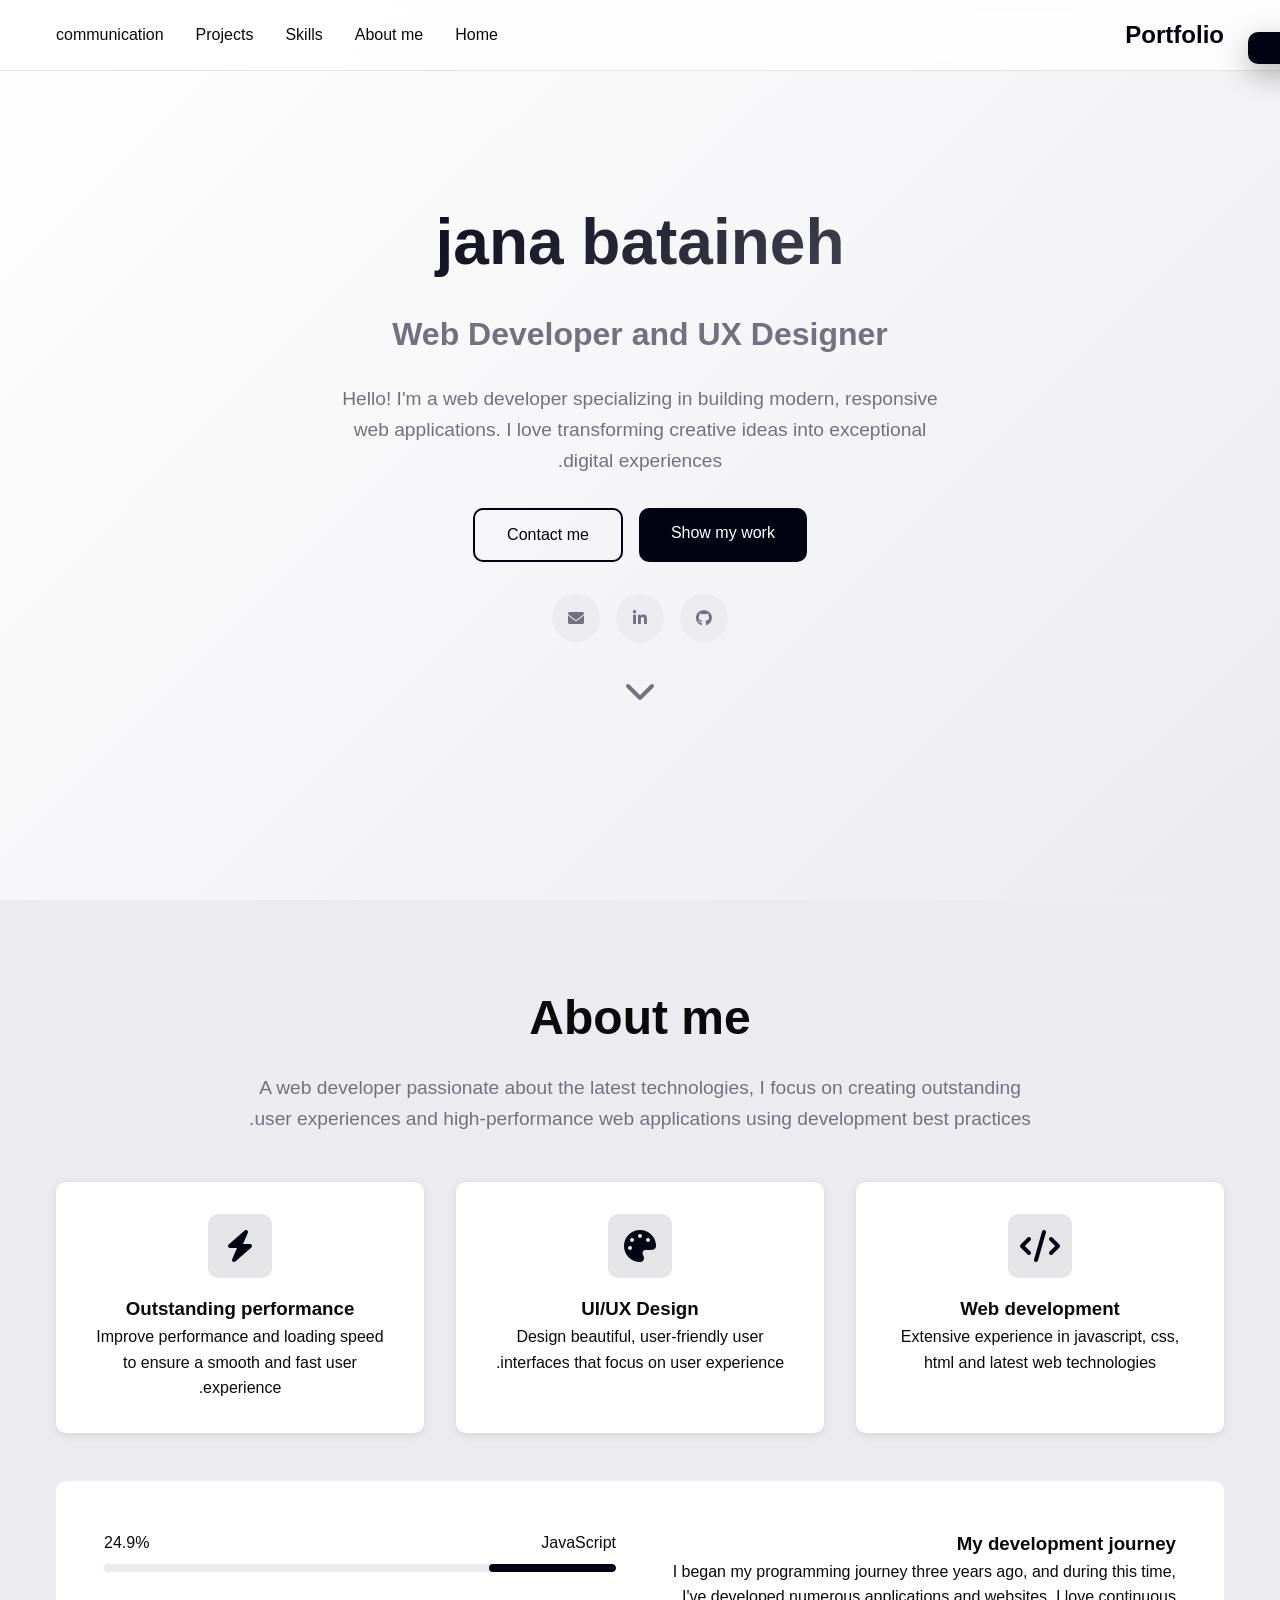
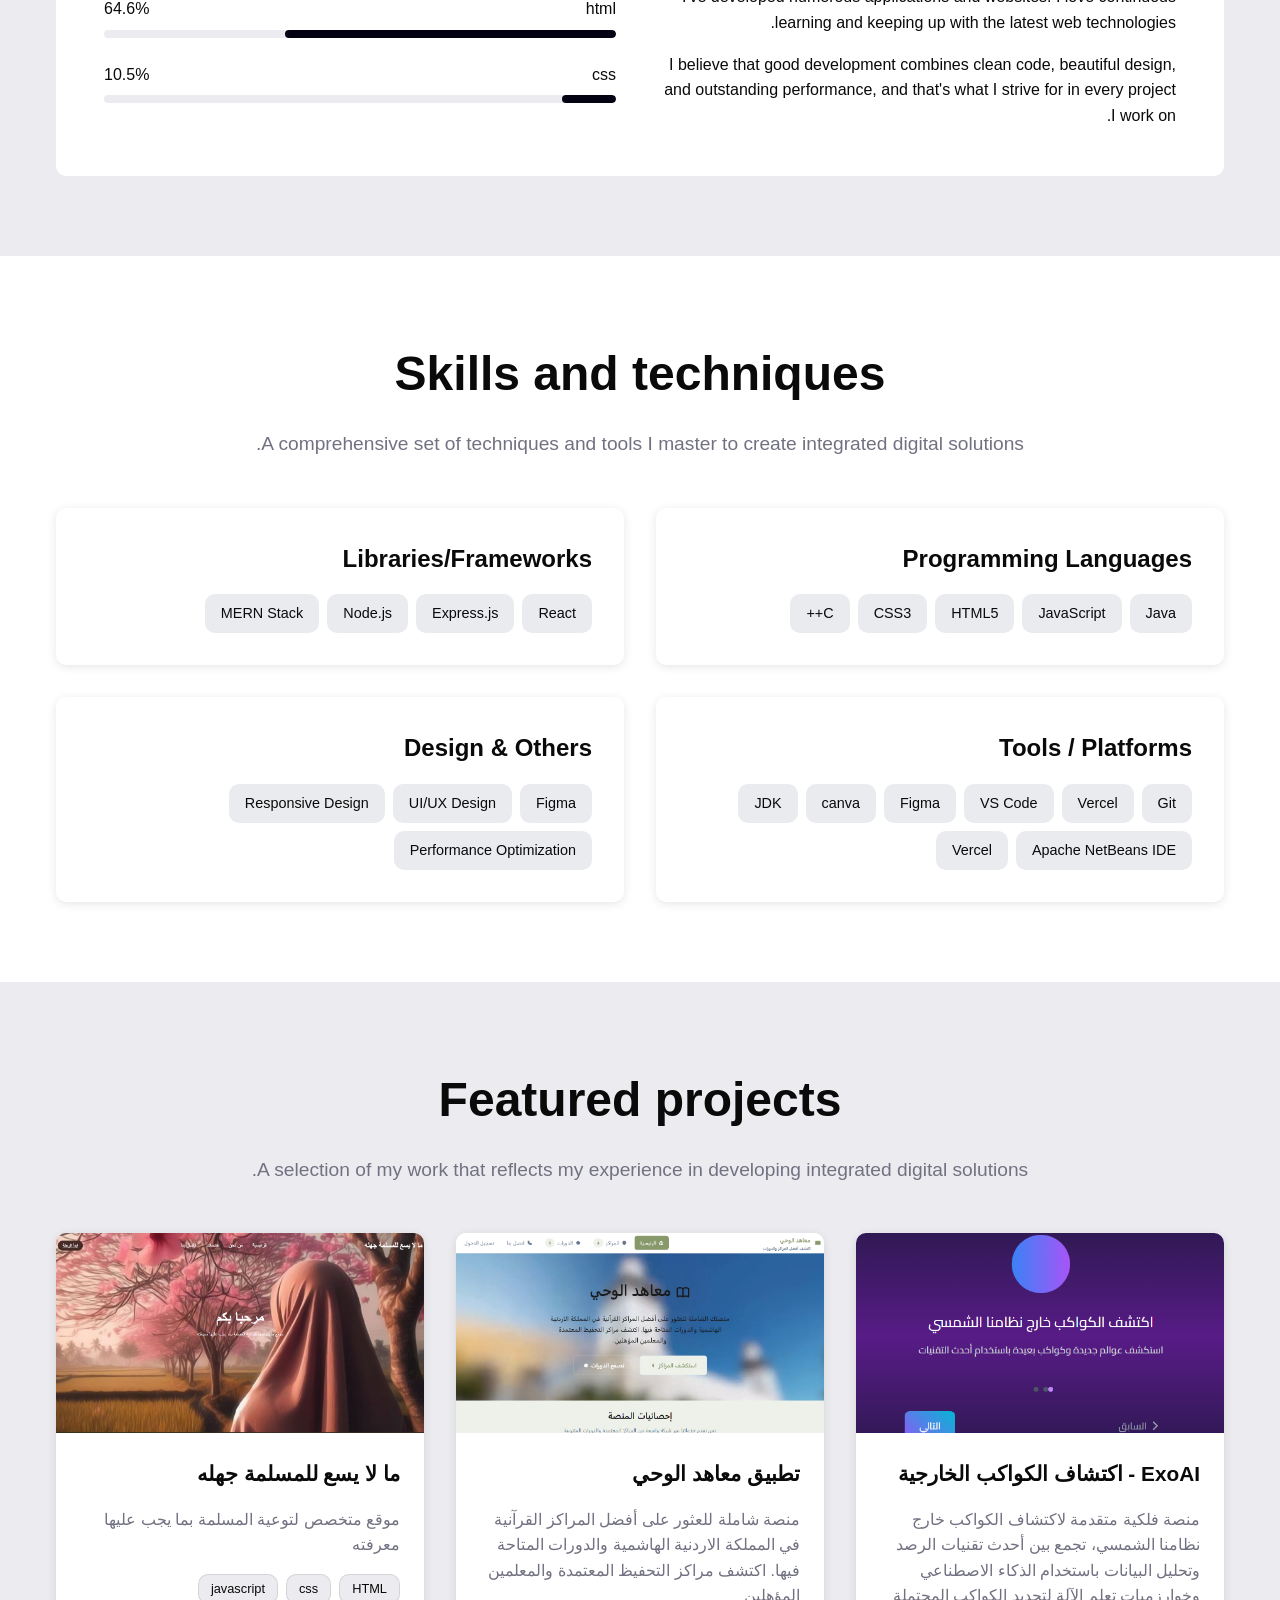
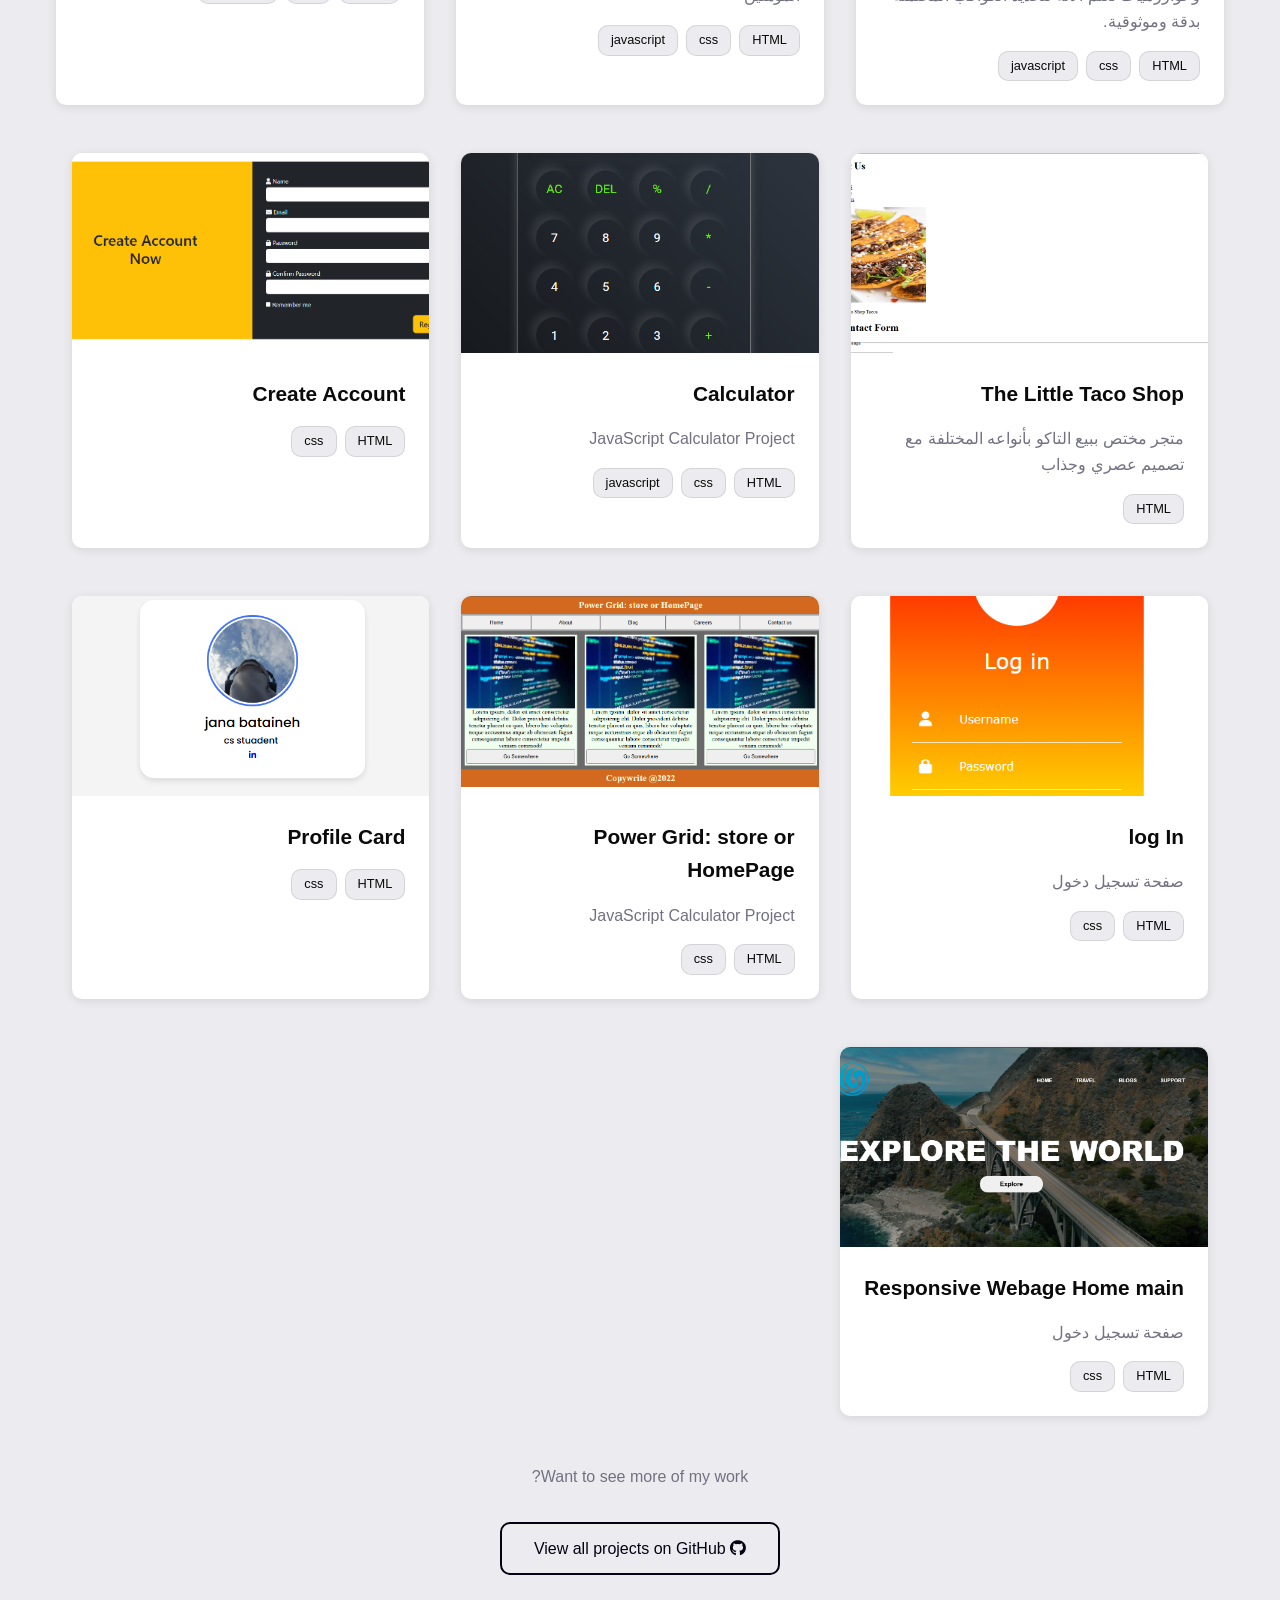
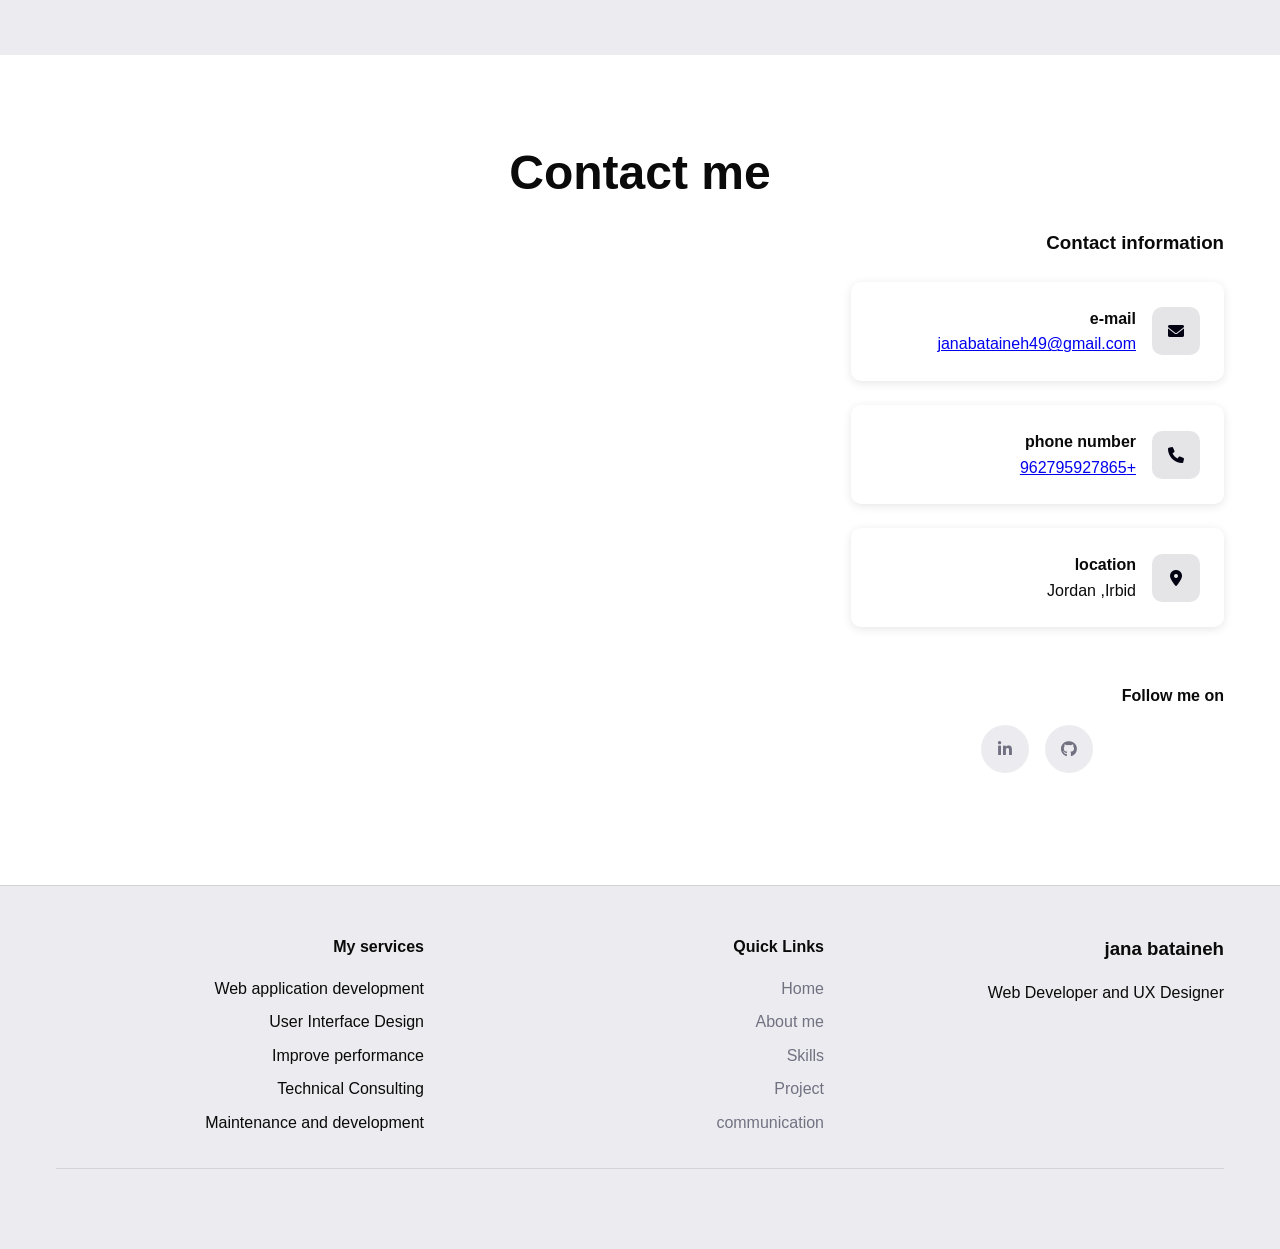
<file: portfolio/index.html>
<!DOCTYPE html>
<html lang="ar" dir="ltr">
<head>
    <meta charset="UTF-8">
    <meta name="viewport" content="width=device-width, initial-scale=1.0">
    <title>jana bataineh web developer</title>
    <link href="https://cdnjs.cloudflare.com/ajax/libs/font-awesome/6.0.0/css/all.min.css" rel="stylesheet">
    <link rel="stylesheet" href="style.css">
</head>
<body>
    <!-- Header -->
    <header class="header">
        <div class="container">
            <nav class="nav-container">
                <div class="logo">Portfolio</div>
                <ul class="nav-menu">
                    <li><a href="#home">Home</a></li>
                    <li><a href="#about">About me </a></li>
                    <li><a href="#skills">Skills</a></li>
                    <li><a href="#projects">Projects</a></li>
                    <li><a href="#contact">communication</a></li>
                </ul>
                <button class="mobile-menu-btn" onclick="toggleMobileMenu()">
                    <i class="fas fa-bars"></i>
                </button>
            </nav>
            <div class="mobile-menu" id="mobileMenu">
                <a href="#home" onclick="closeMobileMenu()">Home</a>
                <a href="#about" onclick="closeMobileMenu()">About me</a>
                <a href="#skills" onclick="closeMobileMenu()">Skills</a>
                <a href="#projects" onclick="closeMobileMenu()">Projects</a>
                <a href="#contact" onclick="closeMobileMenu()">communication</a>
            </div>
        </div>
    </header>

    <!-- Hero Section -->
    <section id="home" class="hero">
        <div class="container">
            <div class="hero-content">
                <h1>jana bataineh</h1>
                <h2>Web Developer and UX Designer</h2>
                <p>
                    Hello! I'm a web developer specializing in building modern, responsive web applications. I love transforming creative ideas into exceptional digital experiences.
                </p>
                <div class="hero-buttons">
                    <a href="#projects" class="btn btn-primary">Show my work</a>
                    <a href="#contact" class="btn btn-outline">Contact me</a>
                </div>
                <div class="social-links">
                    <a href="https://github.com/JanaBataineh" target="_blank" rel="noopener noreferrer">
                        <i class="fab fa-github"></i>
                    </a>
                    <a href="https://www.linkedin.com/in/jana-bataineh-46517a27a/" target="_blank" rel="noopener noreferrer">
                        <i class="fab fa-linkedin-in"></i>
                    </a>
                    <a href="janabataineh49@gmail.com">
                        <i class="fas fa-envelope"></i>
                    </a>
                </div>
                <div class="scroll-indicator" onclick="scrollToSection('about')">
                    <i class="fas fa-chevron-down" style="font-size: 2rem;"></i>
                </div>
            </div>
        </div>
    </section>

    <!-- About Section -->
    <section id="about" class="section section-bg">
        <div class="container">
            <h2 class="section-title">About me</h2>
            <p class="section-subtitle">
            A web developer passionate about the latest technologies, 
            I focus on creating outstanding user experiences and high-performance
             web applications using development best practices.  
            </p>
            
            <div class="about-cards">
                <div class="card">
                    <div class="card-icon">
                        <i class="fas fa-code"></i>
                    </div>
                    <h3>Web development </h3>
                    <p>Extensive experience in javascript, css, html and latest web technologies </p>
                </div>
                <div class="card">
                    <div class="card-icon">
                        <i class="fas fa-palette"></i>
                    </div>
                    <h3>UI/UX Design</h3>
                    <p>  Design beautiful, user-friendly user interfaces that focus on user experience.</p>
                </div>
                <div class="card">
                    <div class="card-icon">
                        <i class="fas fa-bolt"></i>
                    </div>
                    <h3> Outstanding performance</h3>
                    <p> Improve performance and loading speed to ensure a smooth and fast user experience.</p>
                </div>
            </div>

            <div class="about-content">
                <div>
                    <h3> My development journey</h3>
                    <p style="margin-bottom: 1rem;">
                        I began my programming journey three years ago, and during this time, I've developed numerous applications and websites. I love continuous learning and keeping up with the latest web technologies.
                    </p>
                    <p>
I believe that good development combines clean code, beautiful design, and outstanding performance, and that's what I strive for in every project I work on.                    </p>
                </div>
                <div>
                    <div class="skill-item">
                        <div class="skill-header">
                            <span>JavaScript</span>
                            <span>24.9%</span>
                        </div>
                        <div class="skill-bar">
                            <div class="skill-progress" style="width: 24.9%"></div>
                        </div>
                    </div>
                    <div class="skill-item">
                        <div class="skill-header">
                            <span>html</span>
                            <span>64.6%</span>
                        </div>
                        <div class="skill-bar">
                            <div class="skill-progress" style="width: 64.6%"></div>
                        </div>
                    </div>
                  
                    <div class="skill-item">
                        <div class="skill-header">
                            <span>css</span>
                            <span>10.5%</span>
                        </div>
                        <div class="skill-bar">
                            <div class="skill-progress" style="width: 10.5%"></div>
                        </div>
                    </div>
                </div>
            </div>
        </div>
    </section>

    <!-- Skills Section -->
    <section id="skills" class="section">
        <div class="container">
            <h2 class="section-title">Skills and techniques </h2>
            <p class="section-subtitle">
A comprehensive set of techniques and tools I master to create integrated digital solutions.            </p>
            
            <div class="skills-grid">
                <div class="skill-category">
                    <h3>Programming Languages</h3>
                    <div class="skills-tags">
                        <span class="skill-tag">Java</span>
                        <span class="skill-tag">JavaScript</span>
                        <span class="skill-tag">HTML5</span>
                        <span class="skill-tag">CSS3</span>
                        <span class="skill-tag">C++</span>
                    </div>
                </div>
                <div class="skill-category">
                    <h3>Libraries/Frameworks</h3>
                    <div class="skills-tags">
                        <span class="skill-tag">React</span>
                        <span class="skill-tag">Express.js</span>
                        <span class="skill-tag">Node.js</span>
                        <span class="skill-tag">MERN Stack</span>
                    </div>
                </div>
                <div class="skill-category">
                    <h3>Tools / Platforms</h3>
                    <div class="skills-tags">
                        <span class="skill-tag">Git</span>
                        <span class="skill-tag">Vercel</span>
                        <span class="skill-tag">VS Code</span>
                        <span class="skill-tag">Figma</span>
                        <span class="skill-tag">canva</span>
                        <span class="skill-tag">JDK</span>
                        <span class="skill-tag">Apache NetBeans IDE </span>
                        <span class="skill-tag">Vercel </span>
                    </div>
                </div>
                <div class="skill-category">
                    <h3>Design & Others</h3>
                    <div class="skills-tags">
                        <span class="skill-tag">Figma</span>
                        <span class="skill-tag">UI/UX Design</span>
                        <span class="skill-tag">Responsive Design</span>
                        <span class="skill-tag">Performance Optimization</span>
                    </div>
                </div>
            </div>
        </div>
    </section>

    <!-- Projects Section -->
    <section id="projects" class="section section-bg">
        <div class="container">
            <h2 class="section-title">Featured projects </h2>
            <p class="section-subtitle">
A selection of my work that reflects my experience in developing integrated digital solutions.            </p>
            
            <div class="projects-grid">
                <div class="project-card">
                    <div class="project-image" style="background-image: url('nasaPproject.png')">
                        <div class="project-overlay">
                            <a href="nasa/indexNasa.html" target="_blank" class="btn btn-primary">
                                <i class="fas fa-external-link-alt"></i> عرض المشروع
                            </a>
                            <a href="https://github.com/JanaBataineh/NASA.io" target="_blank" class="btn btn-outline">
                                <i class="fab fa-github"></i> الكود
                            </a>
                        </div>
                    </div>
                    <div class="project-content">
                        <h3 class="project-title">ExoAI - اكتشاف الكواكب الخارجية  </h3>
                        <p class="project-description">
                          منصة فلكية متقدمة لاكتشاف الكواكب خارج نظامنا الشمسي، تجمع بين أحدث تقنيات الرصد وتحليل البيانات باستخدام الذكاء الاصطناعي وخوارزميات تعلم الآلة لتحديد الكواكب المحتملة بدقة وموثوقية.
                        </p>
                        <div class="project-tags">
                            <span class="project-tag">HTML</span>
                            <span class="project-tag">css</span>
                            <span class="project-tag">javascript</span>
                        </div>
                    </div>
                </div>

                <div class="project-card">
                    <div class="project-image" style="background-image: url('QuranicCenter.png')">
                        <div class="project-overlay">
                            <a href="Quranic Center/front -end/index.html" target="_blank" class="btn btn-primary">
                                <i class="fas fa-external-link-alt"></i> عرض المشروع
                            </a>
                            <a href="https://github.com/JanaBataineh/Quranic-Center.io" target="_blank" class="btn btn-outline">
                                <i class="fab fa-github"></i> الكود
                            </a>
                        </div>
                    </div>
                    <div class="project-content">
                        <h3 class="project-title">تطبيق معاهد الوحي</h3>
                        <p class="project-description">
منصة شاملة للعثور على أفضل المراكز القرآنية في المملكة الاردنية الهاشمية 
والدورات المتاحة فيها. اكتشف مراكز التحفيظ المعتمدة والمعلمين المؤهلين       
                 </p>
                        <div class="project-tags">
                              <span class="project-tag">HTML</span>
                            <span class="project-tag">css</span>
                            <span class="project-tag">javascript</span>
                        </div>
                    </div>
                </div>

                <div class="project-card">
                    <div class="project-image" style="background-image: url('Muslim.png')">
                        <div class="project-overlay">
                            <a href="Muslim/indexMuslim.html" target="_blank" class="btn btn-primary">
                                <i class="fas fa-external-link-alt"></i> عرض المشروع
                            </a>
                            <a href="https://github.com/JanaBataineh/Muslim.io" target="_blank" class="btn btn-outline">
                                <i class="fab fa-github"></i> الكود
                            </a>
                        </div>
                    </div>
                    <div class="project-content">
                        <h3 class="project-title"> ما لا يسع للمسلمة جهله</h3>
                        <p class="project-description">
موقع متخصص لتوعية المسلمة بما يجب عليها معرفته

                        </p>
                        <div class="project-tags">
                             <span class="project-tag">HTML</span>
                            <span class="project-tag">css</span>
                            <span class="project-tag">javascript</span>
                        </div>
                    </div>
                </div>
            </div>
                 <div class="container">
            <div class="projects-grid">
                <div class="project-card">
                    <div class="project-image" style="background-image: url('The Little Taco Shop.png')">
                        <div class="project-overlay">
                            <a href="The Little Taco Shop/index.html" target="_blank" class="btn btn-primary">
                                <i class="fas fa-external-link-alt"></i> عرض المشروع
                            </a>
                            <a href="https://github.com/JanaBataineh/html-project.io/tree/main/project%201" target="_blank" class="btn btn-outline">
                                <i class="fab fa-github"></i> الكود
                            </a>
                        </div>
                    </div>
                    <div class="project-content">
                        <h3 class="project-title">The Little Taco Shop </h3>
                        <p class="project-description">
متجر مختص ببيع التاكو بأنواعه المختلفة مع تصميم عصري وجذاب
                        </p>
                        <div class="project-tags">
                            <span class="project-tag">HTML</span>
                   
                        </div>
                    </div>
                </div>

                <div class="project-card">
                    <div class="project-image" style="background-image: url('Calculator.png')">
                        <div class="project-overlay">
                            <a href="Calculator/indexCalculator.HTML" target="_blank" class="btn btn-primary">
                                <i class="fas fa-external-link-alt"></i> عرض المشروع
                            </a>
                            <a href="https://github.com/JanaBataineh/js.io/tree/main/Calculator" target="_blank" class="btn btn-outline">
                                <i class="fab fa-github"></i> الكود
                            </a>
                        </div>
                    </div>
                    <div class="project-content">
                        <h3 class="project-title"> Calculator </h3>
                        <p class="project-description">
JavaScript Calculator Project                 </p>
                        <div class="project-tags">
                              <span class="project-tag">HTML</span>
                            <span class="project-tag">css</span>
                            <span class="project-tag">javascript</span>
                        </div>
                    </div>
                </div>

                <div class="project-card">
                    <div class="project-image" style="background-image: url('Registration.png')">
                        <div class="project-overlay">
                            <a href="Registration/Registration.html" target="_blank" class="btn btn-primary">
                                <i class="fas fa-external-link-alt"></i> عرض المشروع
                            </a>
                            <a href="https://github.com/JanaBataineh/CSSproject.io-/tree/main/Create%20Account" target="_blank" class="btn btn-outline">
                                <i class="fab fa-github"></i> الكود
                            </a>
                        </div>
                    </div>
                    <div class="project-content">
                        <h3 class="project-title"> Create Account  </h3>
                     
                        <div class="project-tags">
                             <span class="project-tag">HTML</span>
                            <span class="project-tag">css</span>
                        </div>
                    </div>
                </div>
            </div>
<div class="projects-grid">
                <div class="project-card">
                    <div class="project-image" style="background-image: url('logIn.png')">
                        <div class="project-overlay">
                            <a href="log In/index (1).html" target="_blank" class="btn btn-primary">
                                <i class="fas fa-external-link-alt"></i> عرض المشروع
                            </a>
                            <a href="https://github.com/JanaBataineh/CSSproject.io-/tree/main/login%20page" target="_blank" class="btn btn-outline">
                                <i class="fab fa-github"></i> الكود
                            </a>
                        </div>
                    </div>
                    <div class="project-content">
                        <h3 class="project-title">log In </h3>
                        <p class="project-description">
صفحة تسجيل دخول     
                   </p>
                        <div class="project-tags">
                            <span class="project-tag">HTML</span>
                                               <span class="project-tag">css</span>

                        </div>
                    </div>
                </div>

                <div class="project-card">
                    <div class="project-image" style="background-image: url('Power\ Grid\ store\ or\ HomePage.png')">
                        <div class="project-overlay">
                            <a href="Power Grid store or HomePage/index (1).html" target="_blank" class="btn btn-primary">
                                <i class="fas fa-external-link-alt"></i> عرض المشروع
                            </a>
                            <a href="https://github.com/JanaBataineh/CSSproject.io-/tree/main/New%20folder" target="_blank" class="btn btn-outline">
                                <i class="fab fa-github"></i> الكود
                            </a>
                        </div>
                    </div>
                    <div class="project-content">
                        <h3 class="project-title"> Power Grid: store or HomePage</h3>
                        <p class="project-description">
JavaScript Calculator Project                 </p>
                        <div class="project-tags">
                              <span class="project-tag">HTML</span>
                            <span class="project-tag">css</span>
                        </div>
                    </div>
                </div>

                <div class="project-card">
                    <div class="project-image" style="background-image: url('Profile\ Card.png')">
                        <div class="project-overlay">
                            <a href="Profile Card/Profile Card.HTML" target="_blank" class="btn btn-primary">
                                <i class="fas fa-external-link-alt"></i> عرض المشروع
                            </a>
                            <a href="https://github.com/JanaBataineh/CSSproject.io-/tree/main/Profile%20Card" target="_blank" class="btn btn-outline">
                                <i class="fab fa-github"></i> الكود
                            </a>
                        </div>
                    </div>
                    <div class="project-content">
                        <h3 class="project-title"> Profile Card  </h3>
                     
                        <div class="project-tags">
                             <span class="project-tag">HTML</span>
                            <span class="project-tag">css</span>
                        </div>
                    </div>
                </div>
            </div>
<div class="projects-grid" style="width:fit-content;">
                <div class="project-card" >
                    <div class="project-image" style="background-image: url('Responsive\ Webage\ Home\ main.png')">
                        <div class="project-overlay">
                            <a href="Responsive Webage Home main/index.html" target="_blank" class="btn btn-primary">
                                <i class="fas fa-external-link-alt"></i> عرض المشروع
                            </a>
                            <a href="https://github.com/JanaBataineh/CSSproject.io-/tree/main/Responsive%20Webage%20Home%20main" target="_blank" class="btn btn-outline">
                                <i class="fab fa-github"></i> الكود
                            </a>
                        </div>
                    </div>
                    <div class="project-content">
                        <h3 class="project-title"> Responsive Webage Home main </h3>
                        <p class="project-description">
صفحة تسجيل دخول     
                   </p>
                        <div class="project-tags">
                            <span class="project-tag">HTML</span>
                                               <span class="project-tag">css</span>

                        </div>
                    </div>
                </div>

                
             
            </div>
            <div style="text-align: center; margin-top: 3rem;">
                <p style="margin-bottom: 2rem; color: var(--muted-foreground);">
                    Want to see more of my work?
                </p>
                <a href="https://github.com/JanaBataineh" target="_blank" class="btn btn-outline">
                    <i class="fab fa-github"></i> 
View all projects on GitHub                </a>
            </div>
        </div>
        
    </section>

    <!-- Contact Section -->
    <section id="contact" class="section">
        <div class="container">
            <h2 class="section-title">Contact me</h2>
        
            
            <div class="contact-container">
                <div class="contact-info">
                    <h3>Contact information </h3>
                    
                    <div class="contact-item">
                        <div class="contact-icon">
                            <i class="fas fa-envelope"></i>
                        </div>
                        <div>
                            <h4>e-mail</h4>
                            <a href="mailto:janabataineh49@gmail.com">janabataineh49@gmail.com</a>
                        </div>
                    </div>

                    <div class="contact-item">
                        <div class="contact-icon">
                            <i class="fas fa-phone"></i>
                        </div>
                        <div>
                            <h4>phone number </h4>
                            <a href="tel:+966501234567">+962795927865</a>
                        </div>
                    </div>

                    <div class="contact-item">
                        <div class="contact-icon">
                            <i class="fas fa-map-marker-alt"></i>
                        </div>
                        <div>
                            <h4>location</h4>
                            <span> Jordan ,Irbid</span>
                        </div>
                    </div>

                    <div style="margin-top: 2rem;">
                        <h4 style="margin-bottom: 1rem;">Follow me on </h4>
                        <div class="social-links">
                            <a href="https://github.com/JanaBataineh" target="_blank">
                                <i class="fab fa-github"></i>
                            </a>
                            <a href="https://www.linkedin.com/in/jana-bataineh-46517a27a/" target="_blank">
                                <i class="fab fa-linkedin-in"></i>
                            </a>
                        </div>
                    </div>
                </div>

            
            </div>
        </div>
    </section>

    <!-- Footer -->
    <footer class="footer">
        <div class="container">
            <div class="footer-content">
                <div class="footer-section">
                    <h3> jana bataineh</h3>
                    <p>
Web Developer and UX Designer                    </p>
                </div>
                
                <div class="footer-section">
                    <h4>Quick Links </h4>
                    <div class="footer-links">
                        <a href="#home">Home</a>
                        <a href="#about">About me</a>
                        <a href="#skills">Skills</a>
                        <a href="#projects">Project</a>
                        <a href="#contact">communication</a>
                    </div>
                </div>
                
                <div class="footer-section">
                    <h4>My services</h4>
                    <div class="footer-links">
                        <span>Web application development  </span>
                        <span> User Interface Design </span>
                        <span>Improve performance </span>
                        <span>Technical Consulting </span>
                        <span>Maintenance and development </span>
                    </div>
                </div>
            </div>
            
            <div class="footer-bottom">
               
            </div>
        </div>
    </footer>

    <!-- Toast Notification -->
    <div id="toast" class="toast"></div>

    <script src="script.js">
    
    </script>
</body>
</html>
</file>
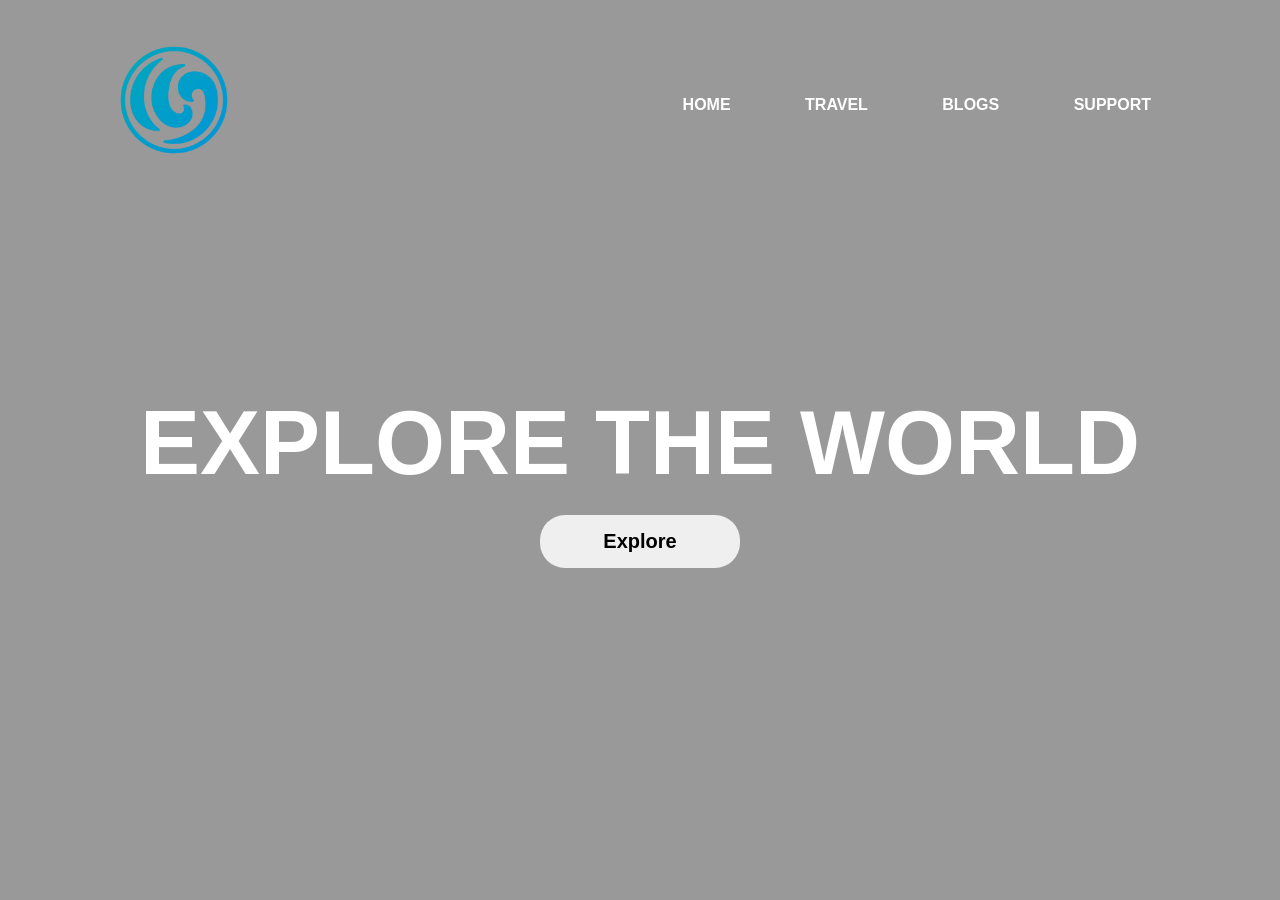
<file: portfolio/Responsive Webage Home main/index.html>
<!DOCTYPE html>
<html>
    <head>
        <meta charset="UTF-8">
        <meta name="viewport" content="width=device-width, initial-scale=1.0">
        <title>Design Your Website With Background Video</title>
        <link rel="stylesheet" href="style.css">
    </head>
    <body>
        <div class="banner">
            <video autoplay loop muted plays-inline>
                <source src="video1.mp4" type="video/mp4">
            </video>
            <div class="navbar">
                <img class="logo" src="Illustration-of-logo-design-template-on-transparent-background-PNG.png">
                <ul>
                    <li><a href="#">Home</a></li>
                    <li><a href="#">Travel</a></li>
                    <li><a href="#">Blogs</a></li>
                    <li><a href="#">Support</a></li>
                </ul>
            </div>
            <div class="content">
                <h1>EXPLORE THE WORLD</h1>
                <div>
                    <button type="button">Explore</button>
                </div>
            </div>
        </div>
    </body>
</html>
</file>
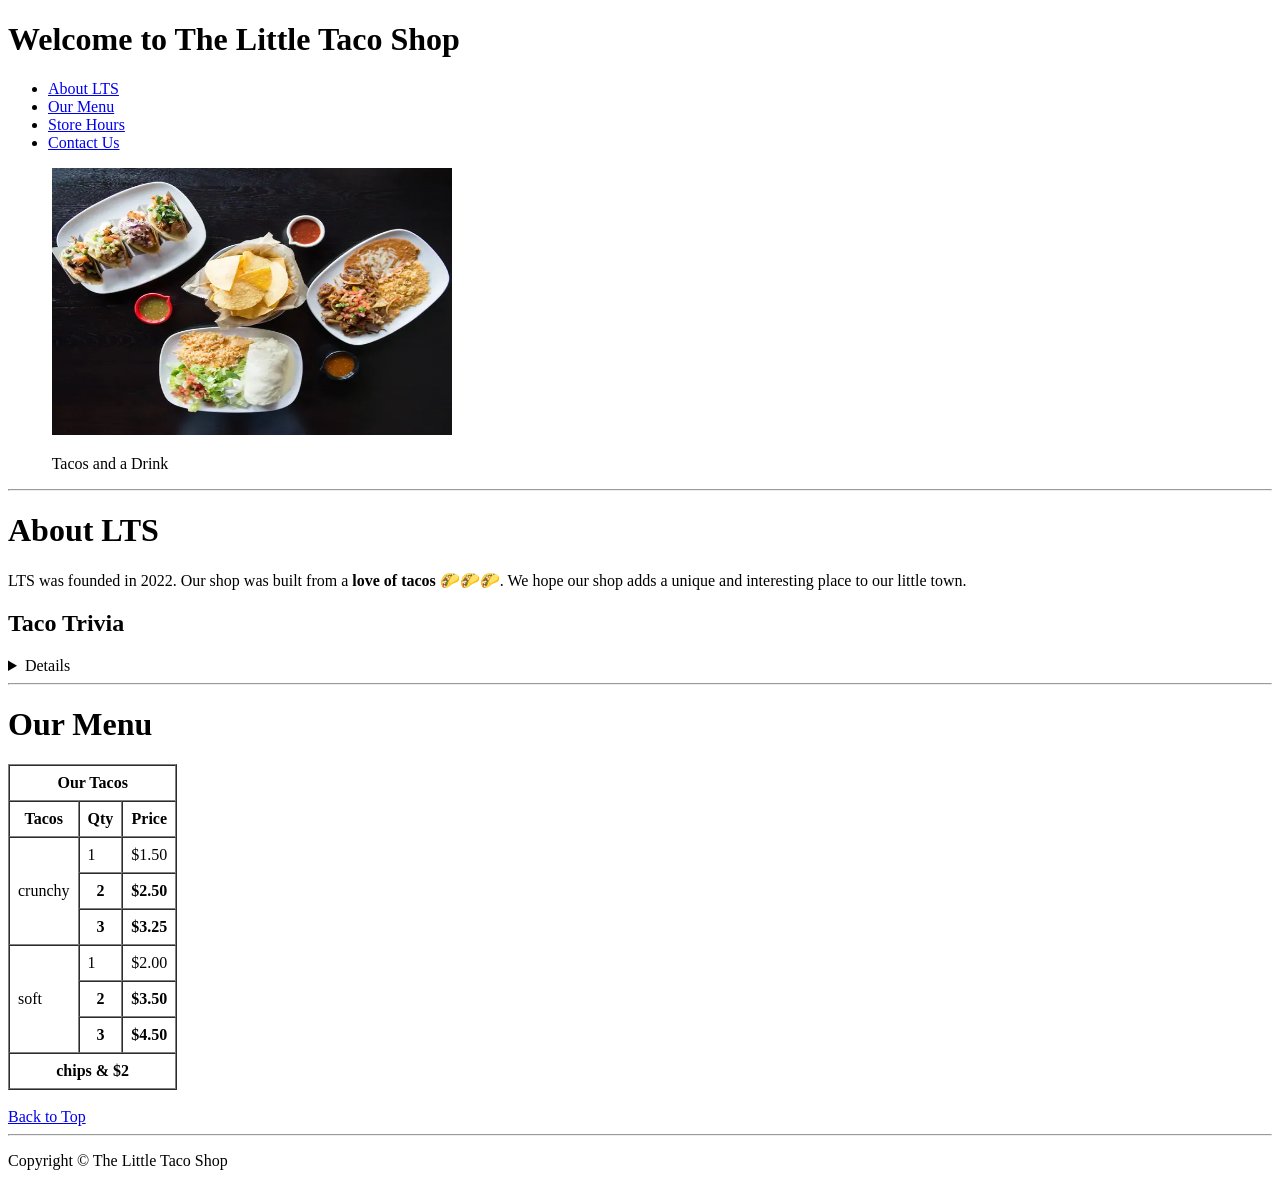
<file: portfolio/The Little Taco Shop/index.html>
<!DOCTYPE html>
<html lang="en">
<head>
    <meta charset="UTF-8">
    <meta name="author" content="Dave Gray">
    <meta name="description" content="The official website for The little Taco Shop">
    <title>The Little Taco Shop</title>
    <link rel="icon" href="favicon.ico" type="image/x-icon">
    <link rel="OurMenu" href="OurMenu.html">
    <link rel="OurMenu" href="contactUs.HTML">

</head>
<body>
    <header>
        <h1 id="Top">Welcome to The Little Taco Shop</h1>
        <ul>
            <li><a href="#AboutLTS">About LTS</a></li>          
            <li><a href="#Our Menu">Our Menu</a></li>
            <li><a href="OurMenu.html#storeHour">Store Hours</a></li>
            <li><a href="contactUs.HTML">Contact Us</a></li>
        </ul>
        <div>&nbsp;&nbsp;&nbsp;&nbsp; &nbsp;&nbsp;&nbsp;&nbsp;&nbsp;
            <img src="p1.webp" alt="Tacos and a Drink" title="We love tacos!" width="400" height="267">
            <div class="small-br"></div>
            <p>&nbsp;&nbsp;&nbsp;&nbsp;&nbsp;&nbsp;&nbsp;&nbsp;&nbsp;&nbsp; Tacos and a Drink</p>
        </div>   
        <hr>
    </header>
    <h1 id="AboutLTS">About LTS</h1>
    <p>LTS was founded in 2022. Our shop was built from a <strong>love of tacos</strong> 🌮🌮🌮. We hope our shop adds a unique and interesting place to our little town.</p>
    <h2>Taco Trivia</h2>
    <details>when did tacos first appear in the United States?</details>
    <hr>
    <h1 id="Our Menu">Our Menu</h1>
    <table border="1" cellpadding="8" cellspacing="0">
        <tr>
            <th colspan="3" id="OurMenu">Our Tacos</th>
        </tr>
        <tr>
            <th>Tacos</th>
            <th>Qty</th>
            <th>Price</th>
        </tr>
        <tr>
            <td rowspan="3">crunchy</td>
            <td>1</td>
            <td>$1.50</td>
        </tr>
        <tr>
            <th>2</th>
            <th>$2.50</th>
        </tr>
        <tr>
            <th>3</th>
            <th>$3.25</th>
        </tr>
        <tr>
            <td rowspan="3">soft</td>
            <td>1</td>
            <td>$2.00</td>
        </tr>
        <tr>
            <th>2</th>
            <th>$3.50</th>
        </tr>
        <tr>
            <th>3</th>
            <th>$4.50</th>
        </tr>
            <th colspan="3">chips & $2</th>
    </table>
    <br>
    <a href="#Top">Back to Top</a>
    <hr>
    <footer>
        <p>Copyright &copy; The Little Taco Shop</p>
    </footer>
      
</body>
</html>
</file>
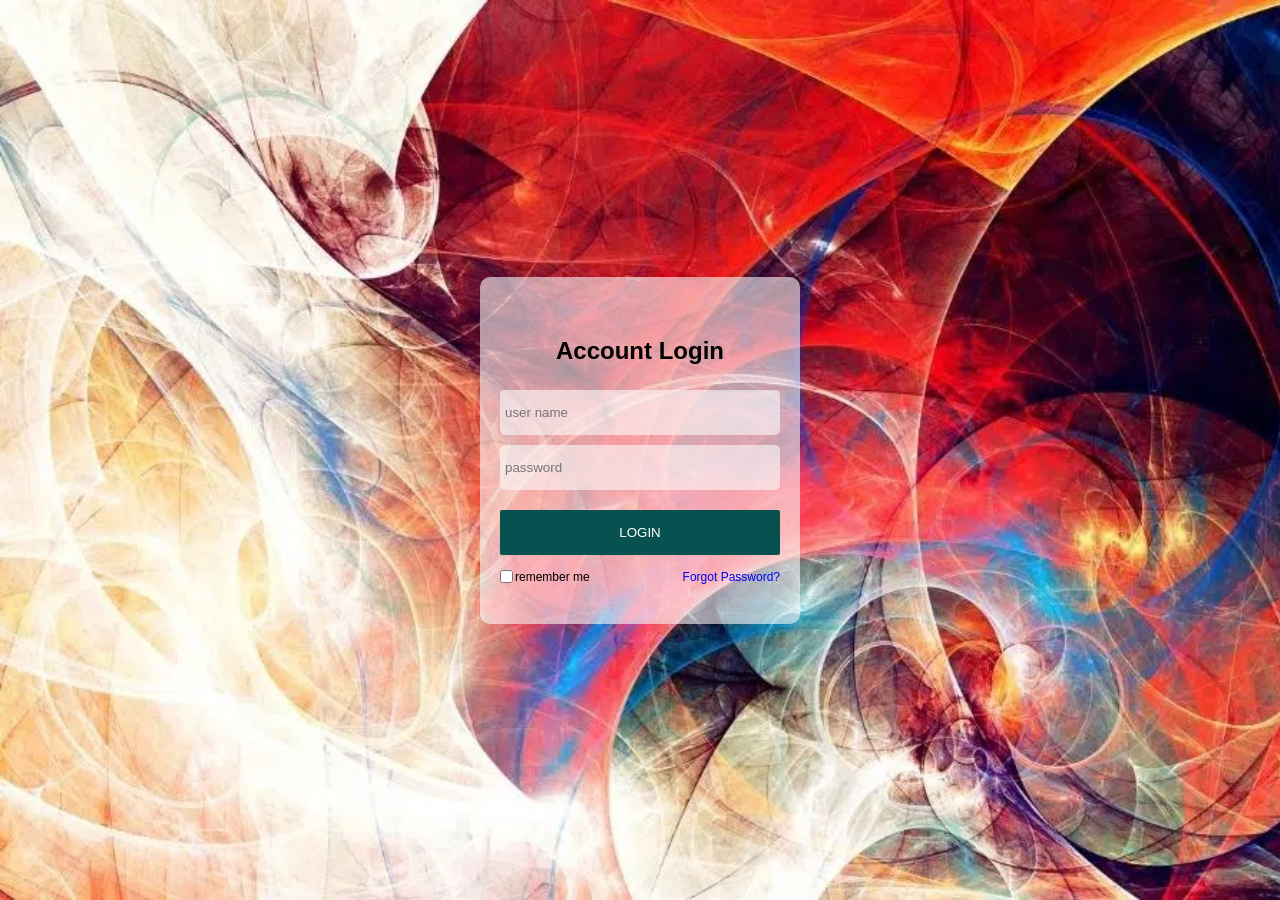
<file: portfolio/Account Login/index (1).html>
<!DOCTYPE html>
<html lang="en">

<head>
    <meta charset="UTF-8">
    <meta name="viewport" content="width=device-width, initial-scale=1.0">
    <title>Document</title>
    <style>
        * {
            margin: 0;
            padding: 0;
            box-sizing: border-box;
            font-family: Verdana, Geneva, Tahoma, sans-serif
        }

        .main {
            background-image: url(background.jpg);
            background-size: cover;
            width: 100vw;
            height: 100vh;
            display: flex;
            justify-content: center;
            align-items: center;
        }

        .login-form {

            background-color: rgba(252, 251, 251, 0.6);
            border-radius: 10px;
            display: flex;
            flex-direction: column;
            padding: 40px 20px;
            width: 320px;

        }

        .login-form h2 {
            text-align: center;
            padding: 20px 0;
        }

        .login-form input[type="text"] {

            padding: 15px 5px;
            margin: 5px 0;
            border-radius: 5px;
            background-color: rgba(252, 251, 251, 0.6);
            border: none;
           
        }
        .btn{
        display: flex;
        flex-direction: column;
        margin: 15px 0; 
        }
        .btn input{
         padding: 15px 0;
         background-color: rgb(7, 82, 80);
         color: white;
         border: none;
         border-radius: 2px;

        }
        .footer{
            display: flex;
            justify-content: space-between;
            font-size: 12px;
        }
        .footer a{
            text-decoration: none;
        }
        .footer .check{
            display: flex;
            align-items: center;
          
        }
        .check label{
            margin-left: 2px;
        }
    </style>
</head>

<body>
    <div class="main">
        <form class="login-form">
            <h2>Account Login</h2>
            <input type="text" placeholder="user name">
            <input type="text" placeholder="password">
           <div class="btn">
                        <input type="submit" value="LOGIN">
           </div>
    
         

            <div class="footer">
                <div class="check">
                    <input type="checkbox">
                    <label> remember me</label>
                </div>
                <a href="#">Forgot Password?</a>

            </div>
        </form>
    </div>
</body>

</html>
</file>
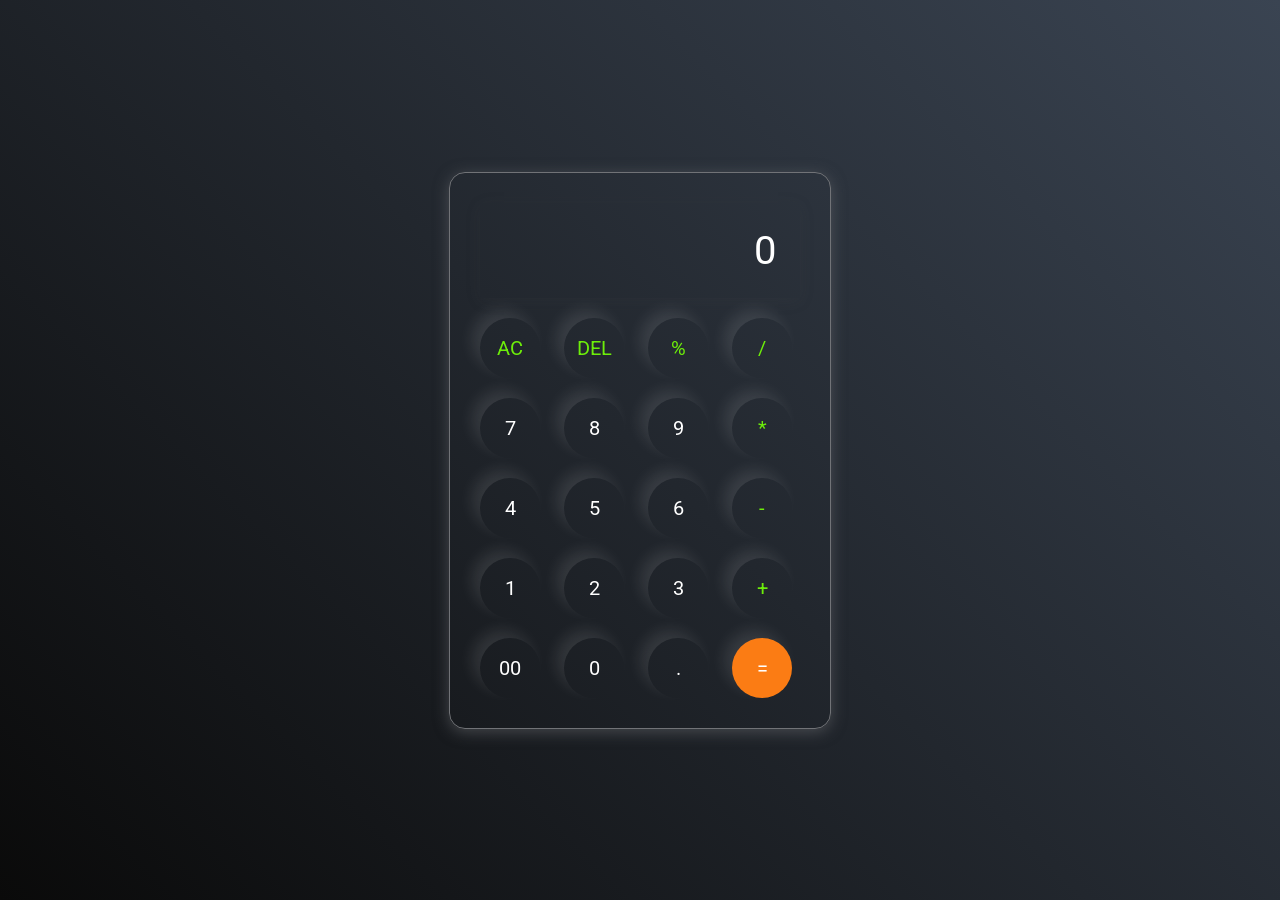
<file: portfolio/Calculator/indexCalculator.HTML>
<!DOCTYPE html>
<html lang="en">
<head>
    <meta charset="UTF-8">
    <meta http-equiv="X-UA-Compatible" content="IE=edge">
    <meta name="viewport" content="width=device-width, initial-scale=1.0">
    <link rel="stylesheet" href="styleCalculator.css">
    <title>Calculator - By Code Traversal </title>
</head>
<body>
    <div class="Calculator">
        <input type="text" placeholder="0" id="inputBox">
    
        <div>
            <button class="operator">AC</button>
            <button class="operator">DEL</button>
            <button class="operator">%</button>
            <button class="operator">/</button>
        </div>
        <div>
            <button>7</button>
            <button>8</button>
            <button>9</button>
            <button class="operator">*</button>
        </div>
        <div>
            <button>4</button>
            <button>5</button>
            <button>6</button>
            <button class="operator">-</button>
        </div>
        <div>
            <button>1</button>
            <button>2</button>
            <button>3</button>
            <button class="operator">+</button>
        </div>
        <div>
            <button>00</button>
            <button>0</button>
            <button>.</button>
            <button class="equalBtn">=</button>
        </div>
        </div>
        <script src="scriptCalculator.js"></script>
</body>
</html>
</file>
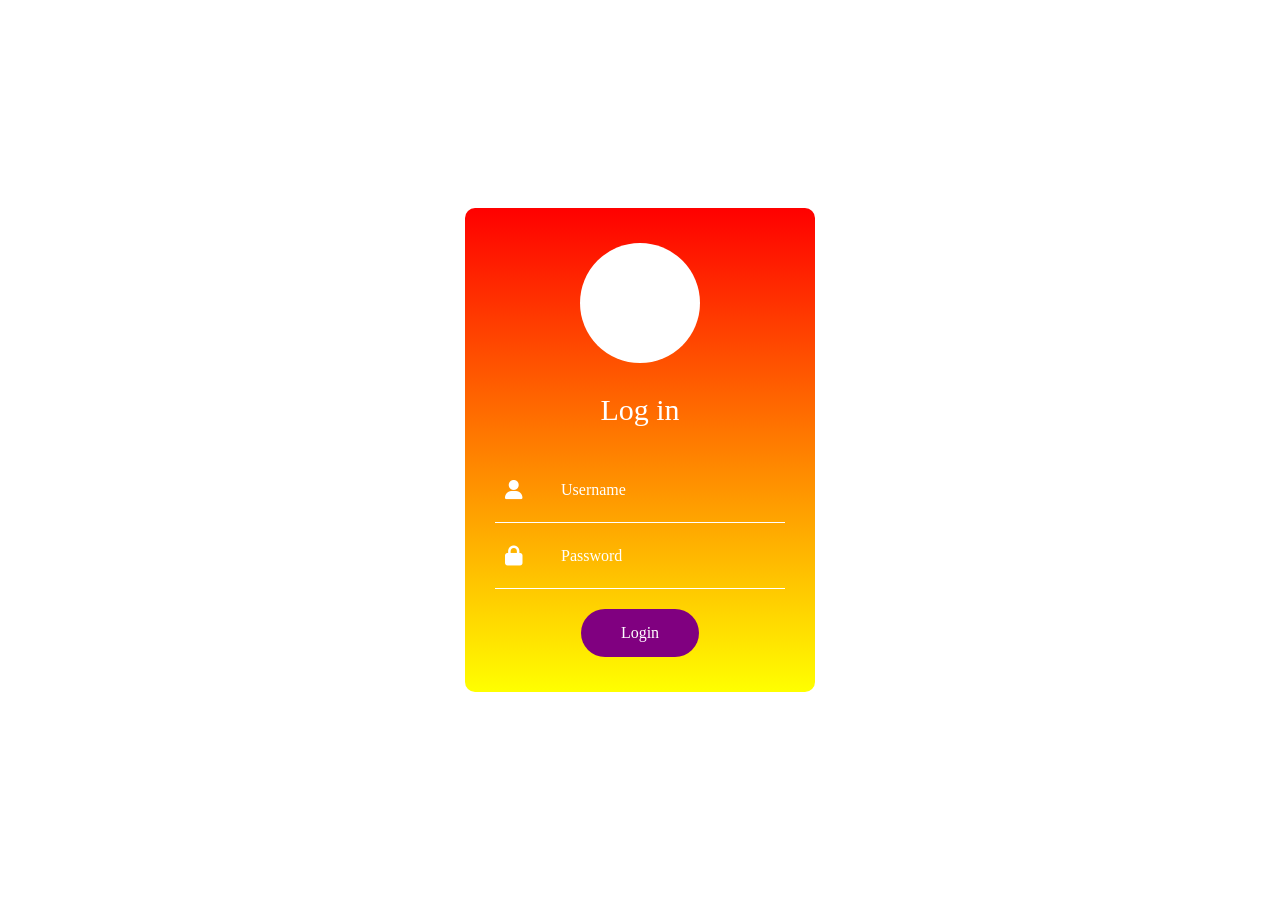
<file: portfolio/log In/index (1).html>
<!DOCTYPE html>
<html lang="en">

<head>
    <meta charset="UTF-8">
    <meta name="viewport" content="width=device-width, initial-scale=1.0">
    <title>Document</title>
    <link rel="stylesheet" href="style.css">
    <link rel="stylesheet" href="https://cdnjs.cloudflare.com/ajax/libs/font-awesome/6.0.0/css/all.min.css">
</head>

<body>
    <div class="container-login">
        <form class="login-form">
            <span class="login-form-logo"></span>
            <span class="login-form-title">
                Log in
            </span>
            <div class="login-form-input">
                <i class="fa fa-user icon"></i>
                <input class="input" type="text" placeholder="Username">
            </div>
            <div class="login-form-input">
                <i class="fa-solid fa-lock"></i>
                <input class="input" type="password" placeholder="Password">
            </div>
            <div class="container-login-form-btn">
                <button class="login-form-btn"> Login </button>
            </div>
        </form>
    </div>
</body>

</html>
</file>
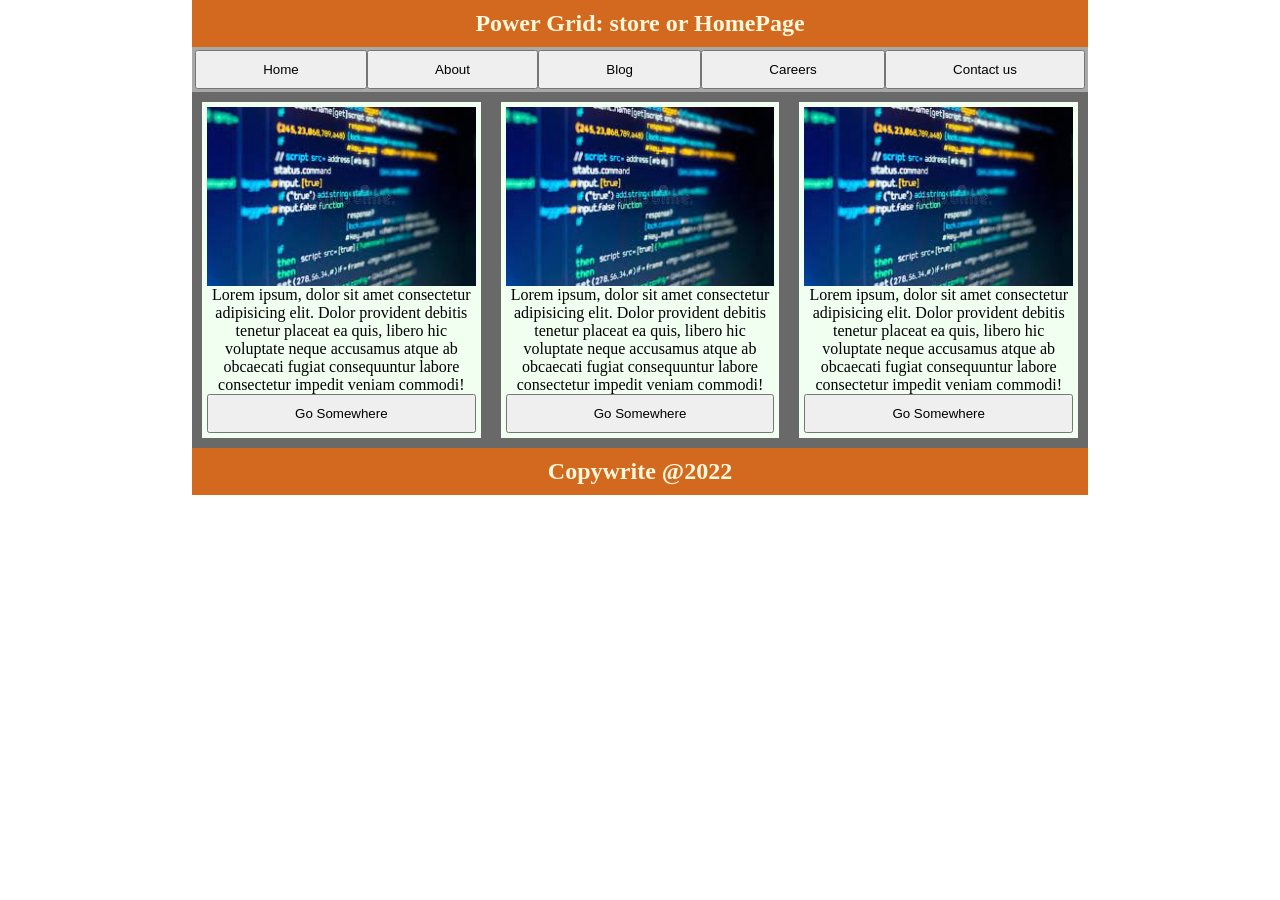
<file: portfolio/Power Grid store or HomePage/index (1).html>
<!DOCTYPE html>
<html lang="en">

<head>
    <meta charset="UTF-8">
    <meta http-equiv="X-UA-Compatible" content="IE=edge">
    <meta name="viewport" content="width=device-width, initial-scale=1.0">
    <link rel="stylesheet" href="style.css">
    <title>Document</title>
</head>

<body>
    <div class="main">
        <header>
            <h2>Power Grid: store or HomePage</h2>
        </header>
        <section class="btns">
            <button>Home</button>
            <button>About</button>
            <button>Blog</button>
            <button>Careers</button>
            <button>Contact us</button>
        </section>

        <section class="sec-cards">
            <div class="cards">
                <img src="p1.jpg" alt="no picture">
                <p>Lorem ipsum, dolor sit amet consectetur adipisicing elit. Dolor provident debitis tenetur placeat ea
                    quis, libero hic voluptate neque accusamus atque ab obcaecati fugiat consequuntur labore consectetur
                    impedit veniam commodi!</p>
                <button>Go Somewhere</button>
            </div>
            <div class="cards">
                <img src="p1.jpg" alt="no picture">
                <p>Lorem ipsum, dolor sit amet consectetur adipisicing elit. Dolor provident debitis tenetur placeat ea
                    quis, libero hic voluptate neque accusamus atque ab obcaecati fugiat consequuntur labore consectetur
                    impedit veniam commodi!</p>
                <button>Go Somewhere</button>
            </div>
            <div class="cards">
                <img src="p1.jpg" alt="no picture">
                <p>Lorem ipsum, dolor sit amet consectetur adipisicing elit. Dolor provident debitis tenetur placeat ea
                    quis, libero hic voluptate neque accusamus atque ab obcaecati fugiat consequuntur labore consectetur
                    impedit veniam commodi!</p>
                <button>Go Somewhere</button>
            </div>
      
    </section>
    <footer>
        <h2>Copywrite @2022</h2>
    </footer>
    </div>
</body>

</html>
</file>
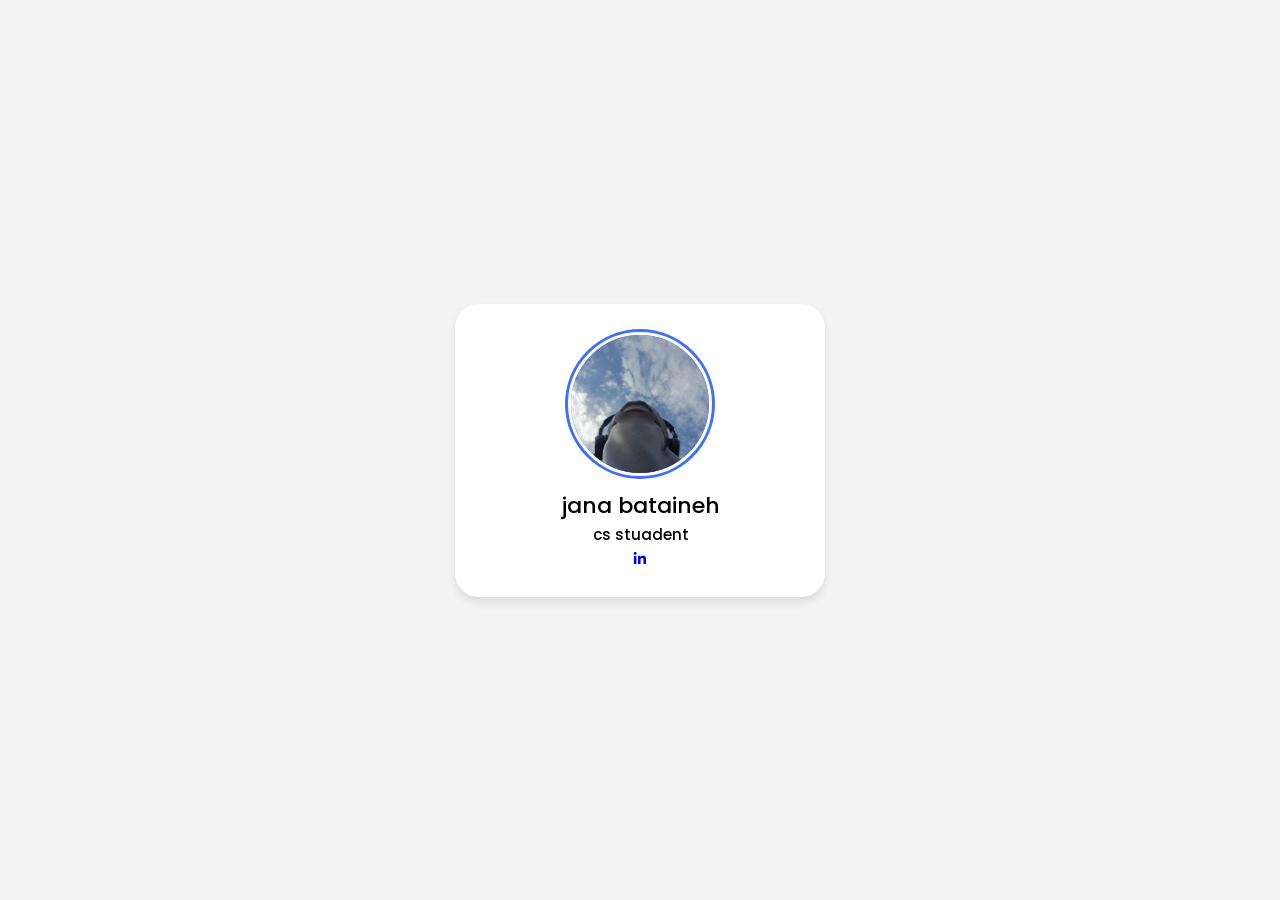
<file: portfolio/Profile Card/Profile Card.HTML>
<!DOCTYPE html>
<html lang="en">
<head>
    <meta charset="UTF-8">
    <meta name="viewport" content="width=device-width, initial-scale=1.0">
    <title>Profile Card UI Design</title>
    <!--CSS-->
    <link rel="stylesheet" href="style.css">
     <!-- Boxicons CSS -->
     <link href="https://unpkg.com/boxicons@2.1.2/css/boxicons.min.css" rel="stylesheet" />
</head>
<body>
    <div class="profile-card">
        <div class="image">
        <img src="me.jpg" alt="" class="profile-img" />
        </div>
        <div class="text-data">
            <span class="name">jana bataineh</span>
            <br>
            <span class="job">&nbsp;&nbsp;&nbsp;&nbsp;&nbsp;&nbsp;&nbsp;&nbsp;cs stuadent </span>
            </div>
            <div class="media-button">
                <a href="https://www.linkedin.com/in/jana-bataineh-46517a27a/" class="link">
                    <i class='bx bxl-linkedin' ></i>                                   
                </a>
            </div>
    </div>    
</body>
</html>
</file>
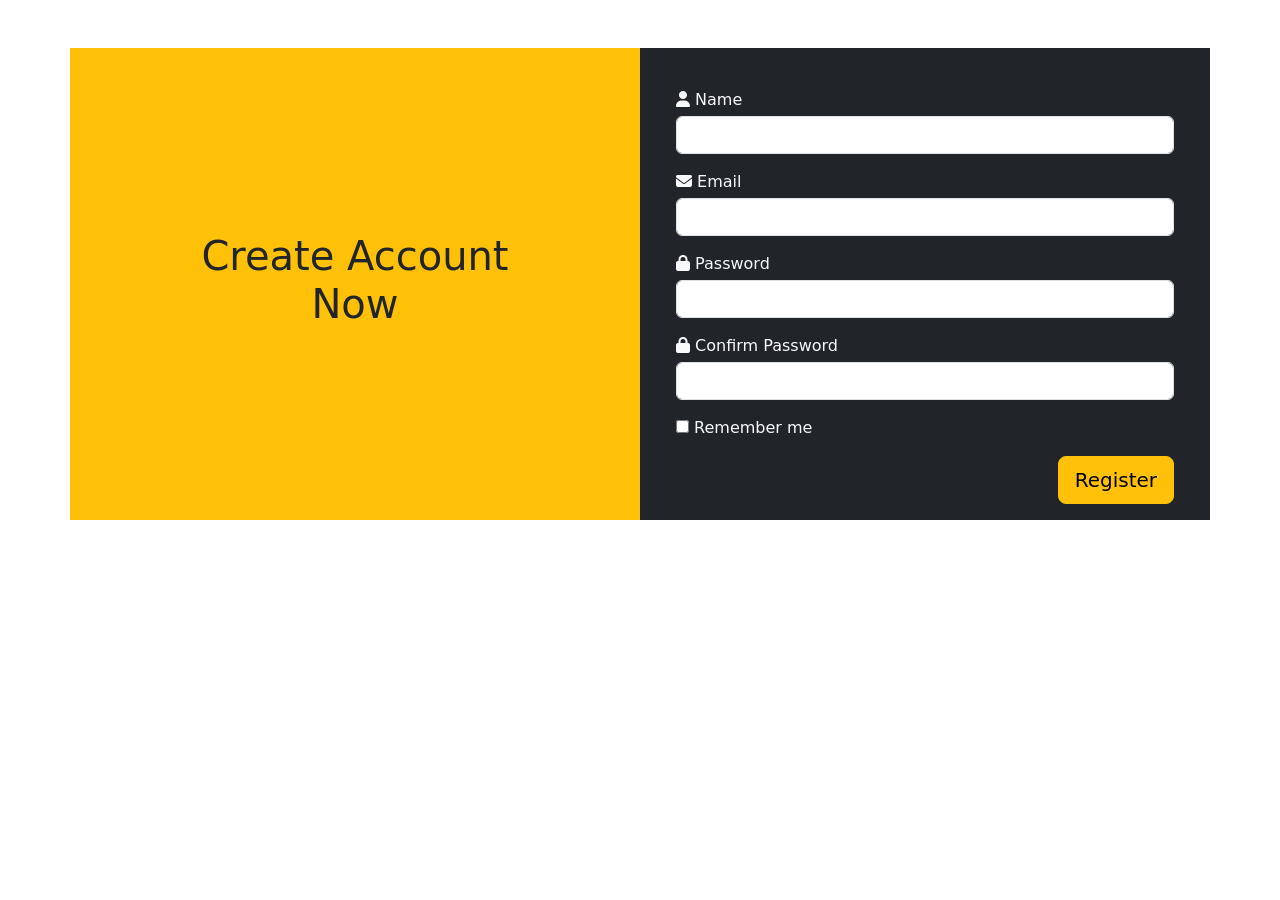
<file: portfolio/Registration/Registration.html>
<!DOCTYPE html>
<html lang="en">

<head>
    <meta charset="UTF-8">
    <meta name="viewport" content="width=device-width, initial-scale=1.0">
    <title>Document</title>
    <link href="https://cdn.jsdelivr.net/npm/bootstrap@5.3.3/dist/css/bootstrap.min.css" rel="stylesheet"
        integrity="sha384-QWTKZyjpPEjISv5WaRU9OFeRpok6YctnYmDr5pNlyT2bRjXh0JMhjY6hW+ALEwIH" crossorigin="anonymous">
    <script src="https://cdn.jsdelivr.net/npm/bootstrap@5.3.3/dist/js/bootstrap.bundle.min.js"
        integrity="sha384-YvpcrYf0tY3lHB60NNkmXc5s9fDVZLESaAA55NDzOxhy9GkcIdslK1eN7N6jIeHz"
        crossorigin="anonymous"></script>
    <link rel="stylesheet" href="https://cdnjs.cloudflare.com/ajax/libs/font-awesome/6.7.1/css/all.min.css">
</head>


<body>

    <div class="container mt-5">

        <div class="row">

            <div class="col bg-warning d-flex justify-content-center align-items-center text-center">
                <h1 class="">Create Account<br> Now</h1>
            </div>



            <div class="col bg-dark">
                <form class="p-4 text-light">
                    <div class="mt-3">
                        <i class="fas fa-user"></i> Name
                        <input type="text" class="form-control mt-1">
                    </div>
                    <div class="mt-3"> 
                        <i class="fas fa-envelope"></i> Email
                        <input type="email" class="form-control mt-1">
                    </div>
                    <div class="mt-3">
                        <i class="fas fa-lock"></i> Password
                        <input type="password" class="form-control mt-1">
                    </div>
                    <div class="mt-3">
                        <i class="fas fa-lock"></i> Confirm Password
                        <input type="password" class="form-control mt-1">
                    </div>
                   
                    <div class="mt-3">
                        <input class="" type="checkbox"> Remember me
                    </div>
                   
                    <div>
                        <button type="submit" class="btn btn-warning btn-lg float-end my-3">Register</button>
                    </div>
                </form>
            </div>
        </div>
    </div>
</body>

</html>
</file>
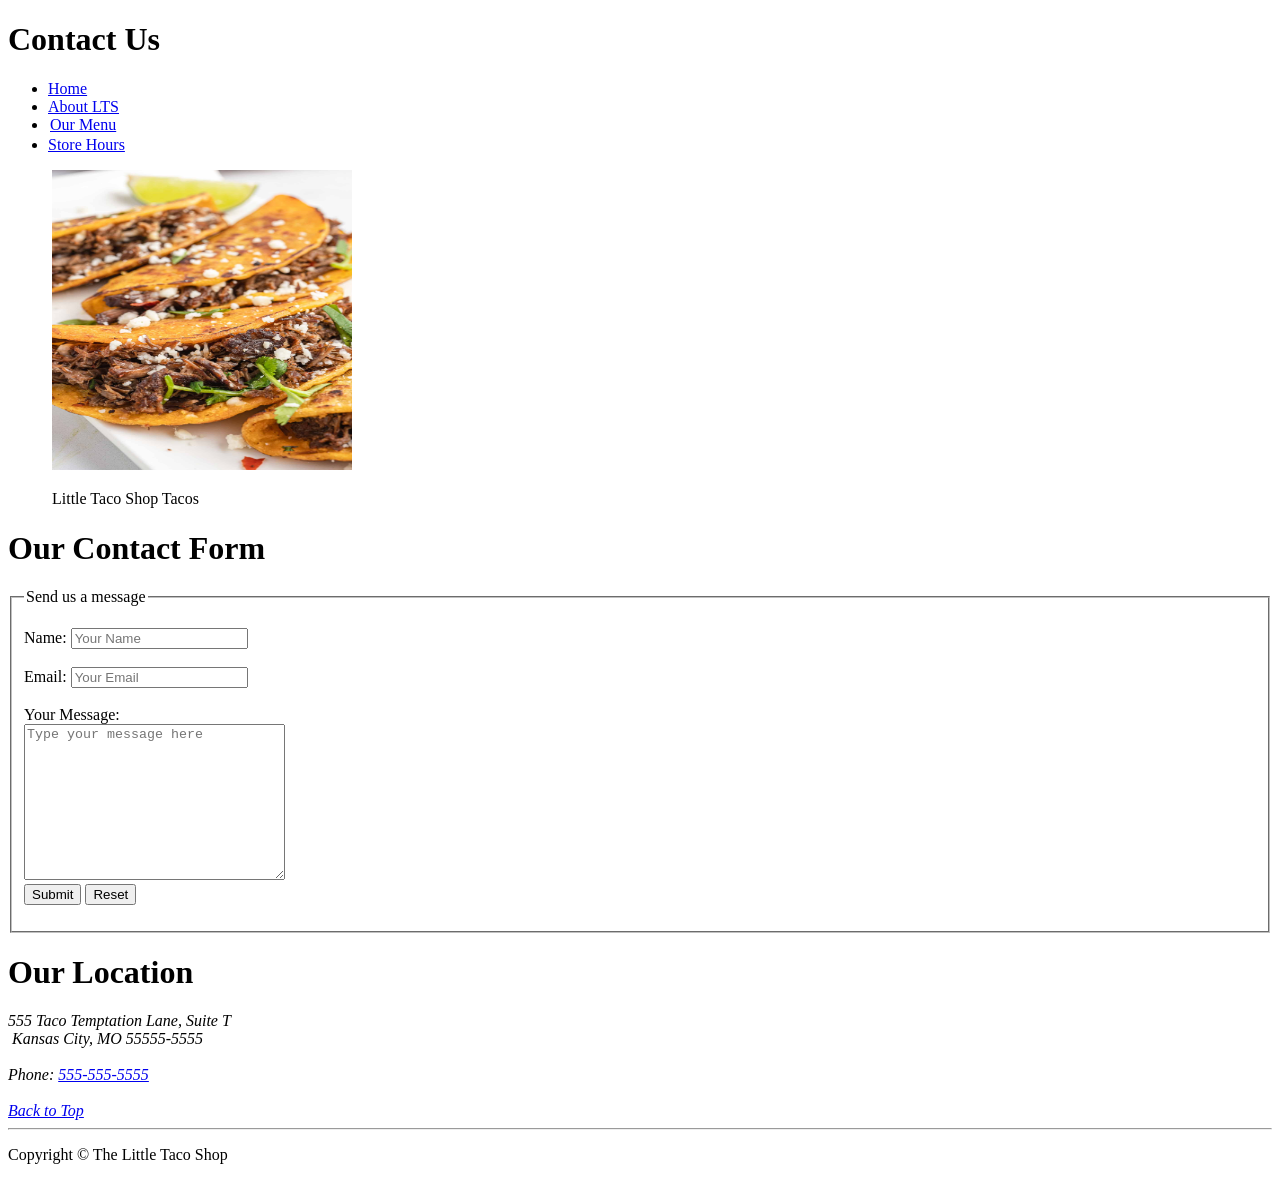
<file: portfolio/The Little Taco Shop/contactUs.HTML>
<!DOCTYPE html>
<html lang="en">
<head>
    <meta charset="UTF-8">
    <meta name="viewport" content="width=device-width, initial-scale=1.0">
    <title>Document</title>
    <link rel="OurMenu" href="OurMenu.html">
    <link rel="OurMenu" href="index.html">
</head>
<body>
    <h1 id="Top">Contact Us</h1>
    <ul>
        <li><a href="index.html">Home</a></li>          
        <li><a href="index.html#AboutLTS">About LTS</a></li>
        <li><a href="index.html#OurMenu"><Option>Our Menu</Option></a></li>
        <li><a href="OurMenu.html" href="#Location" >Store Hours</a></li>
    </ul>
    <div>&nbsp;&nbsp;&nbsp;&nbsp; &nbsp;&nbsp;&nbsp;&nbsp;&nbsp;
        <img src="p3.jpg" alt="Tacos and a Drink" title="We love tacos!" width="300" height="300">
        <div class="small-br"></div>
        <p>&nbsp;&nbsp;&nbsp;&nbsp;&nbsp;&nbsp;&nbsp;&nbsp;&nbsp;&nbsp; Little Taco Shop Tacos</p>
        <div class="small-br"></div>
        <h1>Our Contact Form</h1>


        <form action="https://httpbin.org/get" method="get">
            <fieldset>
                <legend>Send us a message</legend>
                <p>
                    <label for="name">Name:</label>
                    <input type="text" name="name" id="name" placeholder="Your Name" required>
                    <br>
                    <br>
                    <label for="email">Email:</label>
                    <input type="email" name="email" id="email" placeholder="Your Email" required>
                    <br>
                    <br>
                    <label for="message">Your Message:</label>
                    <br>
                    <textarea name="message" id="message" cols="30" rows="10" placeholder="Type your message here"></textarea>
                    <br>
                    <button type="submit">Submit</button>
                    <button type="reset">Reset</button>
                    </p>
            </fieldset>
    <h1>Our Location</h1>
    <address id="Location"> 
       555 Taco Temptation Lane, Suite T 
       <br>
        &nbsp;Kansas City, MO 55555-5555
        <br>
        <br>
        Phone: <a href="tel:+15555555555">555-555-5555</a>
        <br>
        <br>
        <a href="#Top">Back to Top</a>
        </address>
        <hr>
        <p>Copyright &copy; The Little Taco Shop</p>

    </div>
</body>
</html>
</file>
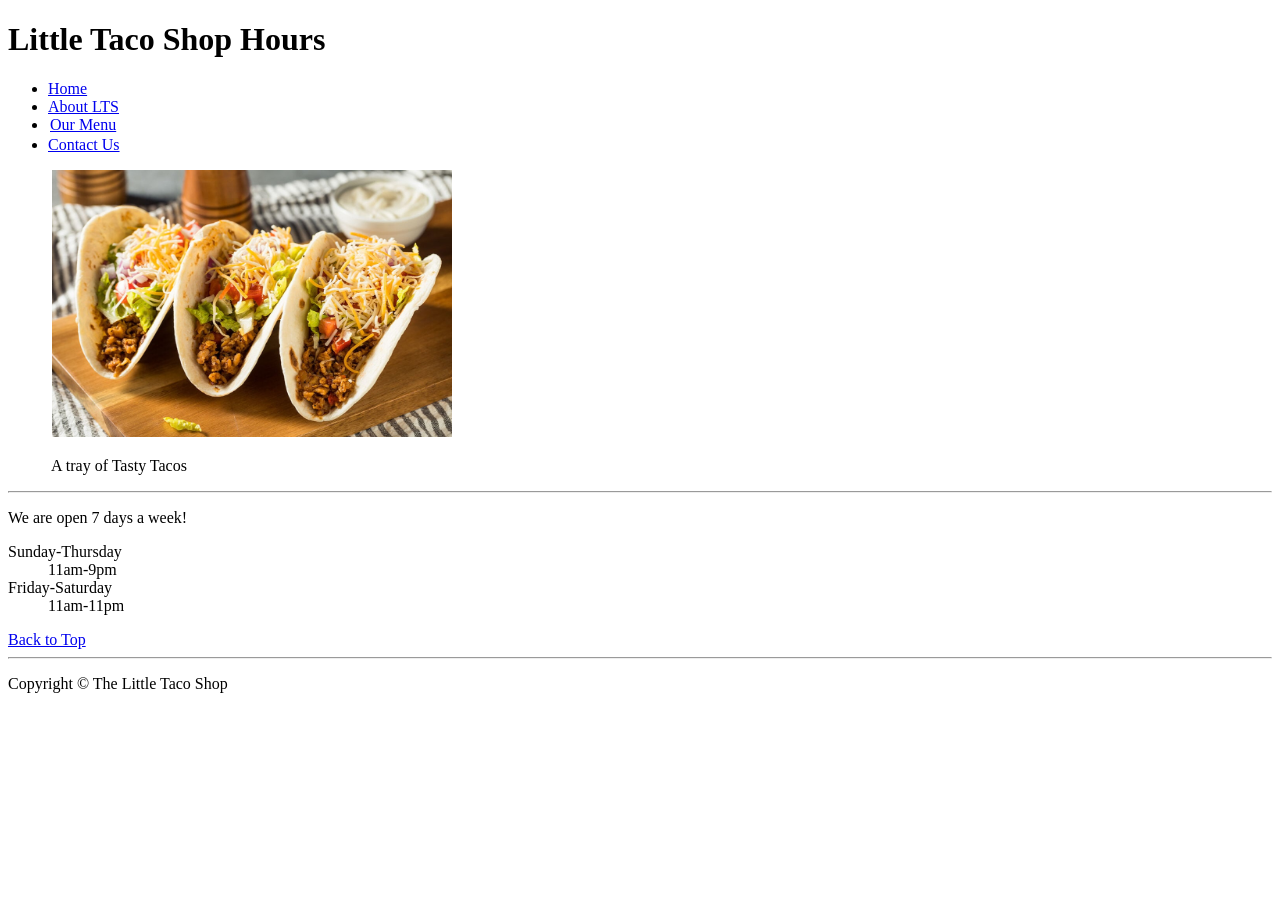
<file: portfolio/The Little Taco Shop/OurMenu.html>
<!DOCTYPE html>
<html lang="en">
<head>
    <meta charset="UTF-8">
    <meta name="viewport" content="width=device-width, initial-scale=1.0">
    <title>Document</title>
    <link rel="OurMenu" href="index.html">
    <link rel="OurMenu" href="contactUs.HTML">
</head>
<body>
    <h1 id="Top">Little Taco Shop Hours</h1>
    <ul>
        <li><a href="index.html">Home</a></li>          
        <li><a href="index.html#AboutLTS">About LTS</a></li>
        <li><a href="index.html#OurMenu"><Option>Our Menu</Option></a></li>
        <li><a href="contactUs.HTML">Contact Us</a></li>
    </ul>
    <div>&nbsp;&nbsp;&nbsp;&nbsp; &nbsp;&nbsp;&nbsp;&nbsp;&nbsp;
        <img src="p2.jpg" alt="Tacos and a Drink" title="We love tacos!" width="400" height="267">
        <div class="small-br"></div>
        <p>&nbsp;&nbsp;&nbsp;&nbsp;&nbsp;&nbsp;&nbsp;&nbsp;&nbsp;&nbsp; A tray of Tasty Tacos</p>
    </div>
    <hr>
    <p id="storeHour">We are open 7 days a week!</p>
    <dl>    
        <dt>Sunday-Thursday</dt>
           <dd>11am-9pm</dd>
        <dt>Friday-Saturday</dt>
           <dd>11am-11pm</dd>
    </dl>
    <div class="small-br"></div>
    <a href="#Top">Back to Top</a>
    <hr>
    <p>Copyright &copy; The Little Taco Shop</p>
</body>
</html>
</file>
<file: portfolio/style.css>
* {
            margin: 0;
            padding: 0;
            box-sizing: border-box;
        }

        :root {
            --primary: #030213;
            --primary-foreground: #ffffff;
            --background: #ffffff;
            --foreground: #0a0a0a;
            --muted: #ececf0;
            --muted-foreground: #717182;
            --accent: #e9ebef;
            --border: rgba(0, 0, 0, 0.1);
            --card: #ffffff;
            --card-foreground: #0a0a0a;
            --radius: 0.625rem;
        }

        body {
            font-family: 'Arial', sans-serif;
            background-color: var(--background);
            color: var(--foreground);
            line-height: 1.6;
            direction: rtl;
        }

        .container {
            max-width: 1200px;
            margin: 0 auto;
            padding: 0 1rem;
        }

        /* Header Styles */
        .header {
            position: fixed;
            top: 0;
            left: 0;
            right: 0;
            background: rgba(255, 255, 255, 0.8);
            backdrop-filter: blur(10px);
            border-bottom: 1px solid var(--border);
            z-index: 1000;
            padding: 1rem 0;
        }

        .nav-container {
            display: flex;
            justify-content: space-between;
            align-items: center;
        }

        .logo {
            font-size: 1.5rem;
            font-weight: 600;
            color: var(--primary);
        }

        .nav-menu {
            display: flex;
            list-style: none;
            gap: 2rem;
        }

        .nav-menu a {
            text-decoration: none;
            color: var(--foreground);
            transition: color 0.3s ease;
        }

        .nav-menu a:hover {
            color: var(--primary);
        }

        .mobile-menu-btn {
            display: none;
            background: none;
            border: none;
            font-size: 1.5rem;
            cursor: pointer;
        }

        .mobile-menu {
            display: none;
            background: var(--background);
            border-bottom: 1px solid var(--border);
            padding: 1rem;
        }

        .mobile-menu.active {
            display: block;
        }

        .mobile-menu a {
            display: block;
            padding: 0.5rem 0;
            text-decoration: none;
            color: var(--foreground);
            border-bottom: 1px solid var(--border);
        }

        /* Hero Section */
        .hero {
            min-height: 100vh;
            display: flex;
            align-items: center;
            justify-content: center;
            background: linear-gradient(135deg, var(--background) 0%, var(--muted) 100%);
            text-align: center;
            padding: 2rem 0;
        }

        .hero-content h1 {
            font-size: 4rem;
            font-weight: bold;
            background: linear-gradient(135deg, var(--primary) 0%, rgba(3, 2, 19, 0.7) 100%);
            -webkit-background-clip: text;
            -webkit-text-fill-color: transparent;
            background-clip: text;
            margin-bottom: 1rem;
        }

        .hero-content h2 {
            font-size: 2rem;
            color: var(--muted-foreground);
            margin-bottom: 1.5rem;
        }

        .hero-content p {
            font-size: 1.2rem;
            color: var(--muted-foreground);
            max-width: 600px;
            margin: 0 auto 2rem;
        }

        .hero-buttons {
            display: flex;
            gap: 1rem;
            justify-content: center;
            margin-bottom: 2rem;
            flex-wrap: wrap;
        }

        .btn {
            padding: 0.75rem 2rem;
            border: none;
            border-radius: var(--radius);
            font-weight: 500;
            cursor: pointer;
            transition: all 0.3s ease;
            text-decoration: none;
            display: inline-block;
        }

        .btn-primary {
            background: var(--primary);
            color: var(--primary-foreground);
        }

        .btn-primary:hover {
            background: rgba(3, 2, 19, 0.8);
            transform: translateY(-2px);
        }

        .btn-outline {
            background: transparent;
            color: var(--primary);
            border: 2px solid var(--primary);
        }

        .btn-outline:hover {
            background: var(--primary);
            color: var(--primary-foreground);
        }

        .social-links {
            display: flex;
            justify-content: center;
            gap: 1rem;
            margin-bottom: 2rem;
        }

        .social-links a {
            display: flex;
            align-items: center;
            justify-content: center;
            width: 3rem;
            height: 3rem;
            background: var(--muted);
            border-radius: 50%;
            color: var(--muted-foreground);
            text-decoration: none;
            transition: all 0.3s ease;
        }

        .social-links a:hover {
            background: var(--primary);
            color: var(--primary-foreground);
            transform: translateY(-2px);
        }

        .scroll-indicator {
            animation: bounce 2s infinite;
            cursor: pointer;
            color: var(--muted-foreground);
        }

        @keyframes bounce {
            0%, 20%, 50%, 80%, 100% {
                transform: translateY(0);
            }
            40% {
                transform: translateY(-10px);
            }
            60% {
                transform: translateY(-5px);
            }
        }

        /* Section Styles */
        .section {
            padding: 5rem 0;
        }

        .section-bg {
            background: var(--muted);
        }

        .section-title {
            text-align: center;
            font-size: 3rem;
            margin-bottom: 1rem;
        }

        .section-subtitle {
            text-align: center;
            font-size: 1.2rem;
            color: var(--muted-foreground);
            max-width: 800px;
            margin: 0 auto 3rem;
        }

        /* About Section */
        .about-cards {
            display: grid;
            grid-template-columns: repeat(auto-fit, minmax(300px, 1fr));
            gap: 2rem;
            margin-bottom: 3rem;
        }

        .card {
            background: var(--card);
            border-radius: var(--radius);
            padding: 2rem;
            box-shadow: 0 2px 10px rgba(0, 0, 0, 0.1);
            transition: transform 0.3s ease, box-shadow 0.3s ease;
            text-align: center;
        }

        .card:hover {
            transform: translateY(-5px);
            box-shadow: 0 10px 30px rgba(0, 0, 0, 0.2);
        }

        .card-icon {
            width: 4rem;
            height: 4rem;
            background: rgba(3, 2, 19, 0.1);
            border-radius: var(--radius);
            display: flex;
            align-items: center;
            justify-content: center;
            margin: 0 auto 1rem;
            font-size: 2rem;
            color: var(--primary);
        }

        .about-content {
            display: grid;
            grid-template-columns: 1fr 1fr;
            gap: 3rem;
            align-items: center;
            background: var(--card);
            border-radius: var(--radius);
            padding: 3rem;
        }

        .skill-item {
            margin-bottom: 1.5rem;
        }

        .skill-header {
            display: flex;
            justify-content: space-between;
            margin-bottom: 0.5rem;
        }

        .skill-bar {
            width: 100%;
            height: 0.5rem;
            background: var(--muted);
            border-radius: var(--radius);
            overflow: hidden;
        }

        .skill-progress {
            height: 100%;
            background: var(--primary);
            border-radius: var(--radius);
            transition: width 2s ease;
        }

        /* Skills Section */
        .skills-grid {
            display: grid;
            grid-template-columns: repeat(auto-fit, minmax(400px, 1fr));
            gap: 2rem;
        }

        .skill-category {
            background: var(--card);
            border-radius: var(--radius);
            padding: 2rem;
            box-shadow: 0 2px 10px rgba(0, 0, 0, 0.1);
        }

        .skill-category h3 {
            margin-bottom: 1rem;
            font-size: 1.5rem;
        }

        .skills-tags {
            display: flex;
            flex-wrap: wrap;
            gap: 0.5rem;
        }

        .skill-tag {
            background: var(--accent);
            color: var(--foreground);
            padding: 0.5rem 1rem;
            border-radius: var(--radius);
            font-size: 0.9rem;
            transition: all 0.3s ease;
        }

        .skill-tag:hover {
            background: var(--primary);
            color: var(--primary-foreground);
        }

        /* Projects Section */
        .projects-grid {
            display: grid;
            grid-template-columns: repeat(auto-fit, minmax(350px, 1fr));
            gap: 2rem;
            margin-bottom: 3rem;
        }

        .project-card {
            background: var(--card);
            border-radius: var(--radius);
            overflow: hidden;
            box-shadow: 0 2px 10px rgba(0, 0, 0, 0.1);
            transition: transform 0.3s ease, box-shadow 0.3s ease;
        }

        .project-card:hover {
            transform: translateY(-5px);
            box-shadow: 0 15px 40px rgba(0, 0, 0, 0.2);
        }

        .project-image {
            position: relative;
            height: 200px;
            background-size: cover;
            background-position: center;
            overflow: hidden;
        }

        .project-overlay {
            position: absolute;
            top: 0;
            left: 0;
            right: 0;
            bottom: 0;
            background: rgba(0, 0, 0, 0.7);
            display: flex;
            align-items: center;
            justify-content: center;
            gap: 1rem;
            opacity: 0;
            transition: opacity 0.3s ease;
        }

        .project-card:hover .project-overlay {
            opacity: 1;
        }

        .project-content {
            padding: 1.5rem;
        }

        .project-title {
            font-size: 1.3rem;
            margin-bottom: 1rem;
        }

        .project-description {
            color: var(--muted-foreground);
            margin-bottom: 1rem;
            line-height: 1.6;
        }

        .project-tags {
            display: flex;
            flex-wrap: wrap;
            gap: 0.5rem;
        }

        .project-tag {
            background: var(--muted);
            color: var(--foreground);
            padding: 0.25rem 0.75rem;
            border-radius: var(--radius);
            font-size: 0.8rem;
            border: 1px solid var(--border);
        }

        /* Contact Section */
        .contact-container {
            display: grid;
            grid-template-columns: 1fr 2fr;
            gap: 3rem;
        }

        .contact-info {
            display: flex;
            flex-direction: column;
            gap: 1.5rem;
        }

        .contact-item {
            background: var(--card);
            padding: 1.5rem;
            border-radius: var(--radius);
            box-shadow: 0 2px 10px rgba(0, 0, 0, 0.1);
            display: flex;
            align-items: center;
            gap: 1rem;
        }

        .contact-icon {
            width: 3rem;
            height: 3rem;
            background: rgba(3, 2, 19, 0.1);
            border-radius: var(--radius);
            display: flex;
            align-items: center;
            justify-content: center;
            color: var(--primary);
            flex-shrink: 0;
        }

        .contact-form {
            background: var(--card);
            padding: 2rem;
            border-radius: var(--radius);
            box-shadow: 0 2px 10px rgba(0, 0, 0, 0.1);
        }

        .form-group {
            margin-bottom: 1.5rem;
        }

        .form-row {
            display: grid;
            grid-template-columns: 1fr 1fr;
            gap: 1rem;
        }

        .form-group label {
            display: block;
            margin-bottom: 0.5rem;
            font-weight: 500;
        }

        .form-input,
        .form-textarea {
            width: 100%;
            padding: 0.75rem;
            border: 2px solid var(--border);
            border-radius: var(--radius);
            font-size: 1rem;
            transition: border-color 0.3s ease;
            background: var(--background);
        }

        .form-input:focus,
        .form-textarea:focus {
            outline: none;
            border-color: var(--primary);
        }

        .form-textarea {
            resize: vertical;
            min-height: 120px;
        }

        /* Footer */
        .footer {
            background: var(--muted);
            border-top: 1px solid var(--border);
            padding: 3rem 0;
        }

        .footer-content {
            display: grid;
            grid-template-columns: repeat(auto-fit, minmax(250px, 1fr));
            gap: 2rem;
            margin-bottom: 2rem;
        }

        .footer-section h3,
        .footer-section h4 {
            margin-bottom: 1rem;
        }

        .footer-links {
            display: flex;
            flex-direction: column;
            gap: 0.5rem;
        }

        .footer-links a {
            color: var(--muted-foreground);
            text-decoration: none;
            transition: color 0.3s ease;
        }

        .footer-links a:hover {
            color: var(--primary);
        }

        .footer-bottom {
            border-top: 1px solid var(--border);
            padding-top: 2rem;
            text-align: center;
            color: var(--muted-foreground);
        }

        /* Toast Notification */
        .toast {
            position: fixed;
            top: 2rem;
            right: 2rem;
            background: var(--primary);
            color: var(--primary-foreground);
            padding: 1rem 2rem;
            border-radius: var(--radius);
            box-shadow: 0 10px 30px rgba(0, 0, 0, 0.3);
            transform: translateX(100%);
            transition: transform 0.3s ease;
            z-index: 1001;
        }

        .toast.show {
            transform: translateX(0);
        }

        /* Responsive Design */
        @media (max-width: 768px) {
            .nav-menu {
                display: none;
            }

            .mobile-menu-btn {
                display: block;
            }

            .hero-content h1 {
                font-size: 2.5rem;
            }

            .hero-content h2 {
                font-size: 1.5rem;
            }

            .hero-buttons {
                flex-direction: column;
                align-items: center;
            }

            .about-content {
                grid-template-columns: 1fr;
                gap: 2rem;
            }

            .skills-grid {
                grid-template-columns: 1fr;
            }

            .projects-grid {
                grid-template-columns: 1fr;
            }

            .contact-container {
                grid-template-columns: 1fr;
            }

            .form-row {
                grid-template-columns: 1fr;
            }

            .footer-content {
                grid-template-columns: 1fr;
                text-align: center;
            }

            .container {
                padding: 0 0.5rem;
            }
        }

        @media (max-width: 480px) {
            .hero-content h1 {
                font-size: 2rem;
            }

            .section-title {
                font-size: 2rem;
            }

            .about-cards {
                grid-template-columns: 1fr;
            }

            .about-content {
                padding: 1.5rem;
            }

            .contact-form {
                padding: 1.5rem;
            }
        }
</file>
<file: portfolio/Responsive Webage Home main/style.css>
*{
    margin: 0;
    padding: 0;
    font-family: sans-serif;
    box-sizing: border-box;
}
.banner{
    width: 100%;
    height: 100vh;
    background-image: linear-gradient(rgba(0,0,0,0.40),rgba(0,0,0,0.40));
    background-position: center;
    background-size: center;
}
.navbar{
    width: 90%;
    padding: 30px;
    margin: auto;
    display: flex;
    align-items: center;
    justify-content: space-between;
}
.logo{
    width: 160px;
    margin-top: -10px;
    cursor: pointer;
}
.navbar ul li{
    list-style: none;
    display: inline-block;
    margin: 20px;
}
.navbar ul li a{
    text-decoration: none;
    text-transform: uppercase;
    color: white;
    font-weight: 600;
    padding: 15px;
}
li a:hover{
    background: white;
    transition: 0.6s;
}
.navbar a:hover{
    color: black;
}
.content{
    width: 100%;
    position: absolute;
    color: white;
    top: 45%;
    transform: translateY(-50%);
    text-align: center;
}
.content h1{
    margin-top: 170px;
    font-size: 90px;
    font-weight: 800;
}
button{
    width: 200px;
    padding: 15px;
    margin: 20px 5px;
    text-align: center;
    border-radius: 25px;
    color: black;
    border: 2px;
    font-size: 20px;
    cursor: pointer;
    font-weight: 600;
}
button:hover{
    background: rgb(0, 192, 226);
    transition: 0.5s;
}
button:hover{
    color: white;
}
.banner video{
    position: absolute;
    right: 0;
    bottom: 0;
    z-index: -1;
}
@media (max-width:800px) {
    .content h1{
        margin-top: 120px;
        font-size: 40px;
        font-weight: 800;
    }

    .logo{
        width: 100px;
        margin-top: -10px;
        cursor: pointer;
    }
}
</file>
<file: portfolio/Calculator/styleCalculator.css>
@import url('https://fonts.googleapis.com/css2?family=Poppins:wght@300;400;500;600&family=Roboto:ital,wght@0,100..900;1,100..900&display=swap');
*{
    margin: 0;
    padding: 0;
    box-sizing: border-box;
    font-family: "Roboto", sans-serif;
    font-optical-sizing: auto;
    font-weight: <weight>;
    font-style: normal;
    font-variation-settings: "wdth" 100;
}
body{
    width: 100%;
    height: 100vh;
    display: flex;
    justify-content: center;
    align-items: center;
    background: linear-gradient(45deg, #0a0a0a, #3a4452);
}
.Calculator{
    border: 1px solid #717377;
    padding: 20px;
    border-radius: 16px;
    background: transparent;
    box-shadow: 0px 3px 15px rgba(113, 115, 119, 0.5);
}
input{
    width: 320px;
    border: none;   
    padding: 24px;
    margin: 10px;
    background: transparent;
    box-shadow:0px 3px 15px rgba(84, 84, 84, 0.1);
    font-size: 40px;
    text-align: right;
    cursor: pointer;
    color: #ffffff;

}
input::placeholder{
    color: #ffffff;
}
button{
    border: none;
    width: 60px;
    height: 60px;
    margin:10px;
    border-radius: 50%;
    background: transparent;
    color: #ffffff;
    font-size: 20px;
    box-shadow: -8px -8px 15px rgba(255, 255, 255, 0.1);
    cursor: pointer;

}
.equalBtn{
    background-color: #fb7c14;
}
.operator{
    color: #6dee0a;
}
</file>
<file: portfolio/log In/style.css>
/*//////////////////////////////////////////////////////////////////
  [ Main Style ]*/
  * {
      margin: 0px; 
      padding: 0px; 
      box-sizing: border-box;
      font-family: Verdana, Geneva;
  }
  .container-login {
	width:100vw;
    height: 100vh;
    display: flex;
    justify-content: center;
    align-items: center;
   }
   .login-form {
    width: 350px;
    border-radius: 10px;
    padding:35px 30px;
    background-image:linear-gradient(red, yellow);
    display:flex;
    flex-direction:column;
  }

  .login-form-logo {
    width: 120px;
    height: 120px;
    border-radius: 50%;
    background-color: white;
    margin: auto;
    }
    .login-form-title {
        font-size: 30px;
        color: white;
        text-align: center;
       padding:30px;
      }
      .login-form-input{
        display:flex;
        font-size:20px;
        padding:10px;
        align-items:center;
        border-bottom:1px solid white;
       }
	   i{
		   color:white;
	   }
	   
       .input {
       outline: none;
        border: none;
        font-size: 16px;
        color: #fff;
        width: 100%;
        height: 45px;
        background: transparent;
        padding: 0 38px;
      }
      .input::placeholder { color: white;}


      .login-form-btn {
        border: none;
        font-size: 16px;
        color: white;
        padding:  15px 40px;
        border-radius: 25px;
        background: purple
      }
      .login-form-btn:hover {
        background-color:red;
        cursor: pointer;
      }
      .container-login-form-btn {
        width: 100%;
        display: flex;
        justify-content: center;
        margin-top:20px;
      }
</file>
<file: portfolio/Power Grid store or HomePage/style.css>
* {
    margin: 0;
    padding: 0;
    box-sizing: border-box;
}

.main {
    width: 70vw;
    height: 90vh;
    margin: auto;
}

header,footer {
    background-color: chocolate;
    color: cornsilk;
    padding: 10px;
    text-align: center;
}

.btns {
    background-color: darkgray;
    display: flex;
    padding: 3px;
    justify-content: space-between;
    flex-wrap: wrap;
}

.btns button {
    padding: 10px 50px;
    flex-grow: 1;
}

.sec-cards {
    background-color: dimgrey;
    display: flex;

}

.cards {

    display: flex;
    flex-direction: column;
    padding: 5px;
    margin: 10px;
    background-color: honeydew;
    text-align: center;
}

.cards button {
    padding: 10px;

}


img {
    width: 100%;
    height: 100%
}
@media (max-width:700px){
    .sec-cards{
        flex-direction: column;
    }

    .btns{
        flex-direction: column;
    } 
}
</file>
<file: portfolio/Profile Card/style.css>
@import url('https://fonts.googleapis.com/css2?family=Poppins:wght@300;400;500;600&display=swap');

* {
    margin: 0;
    padding: 0;
    box-sizing: border-box;
    font-family: "Poppins", sans-serif;
  }
  body{
    height: 100vh;
    display: flex;
    align-items: center;
    justify-content: center;
    background-color: #f4f4f4;
  }
  .profile-card{
    display: flex;
    flex-direction: column;
    align-items: center;
    max-width: 370px;
    width: 100%;
    background: #fff;
    border-radius: 24px;
    padding: 25px;
    box-shadow: 0 5px 10px rgba(0, 0, 0, 0.1);
  }
  .image {
    position: relative;
    height: 150px;
    width: 150px;
    border-radius: 50%;
    background-color: #4070f4;
    padding: 3px;
    margin-bottom: 10px;
  }
  .image .profile-img {
    height: 100%;
    width: 100%;
    object-fit: cover;
    border-radius: 50%;
    border: 3px solid #fff;
  }
  .profile-card.text-data{
    display: flex;
    flex-direction: column;
    align-items: center;
    color: #333;
  }
  .text-data .name{
    font-size: 22px;
    font-weight: 500;

  }
  .text-data .job{
    font-size: 15px;
    font-weight: 500;
  }
</file>
